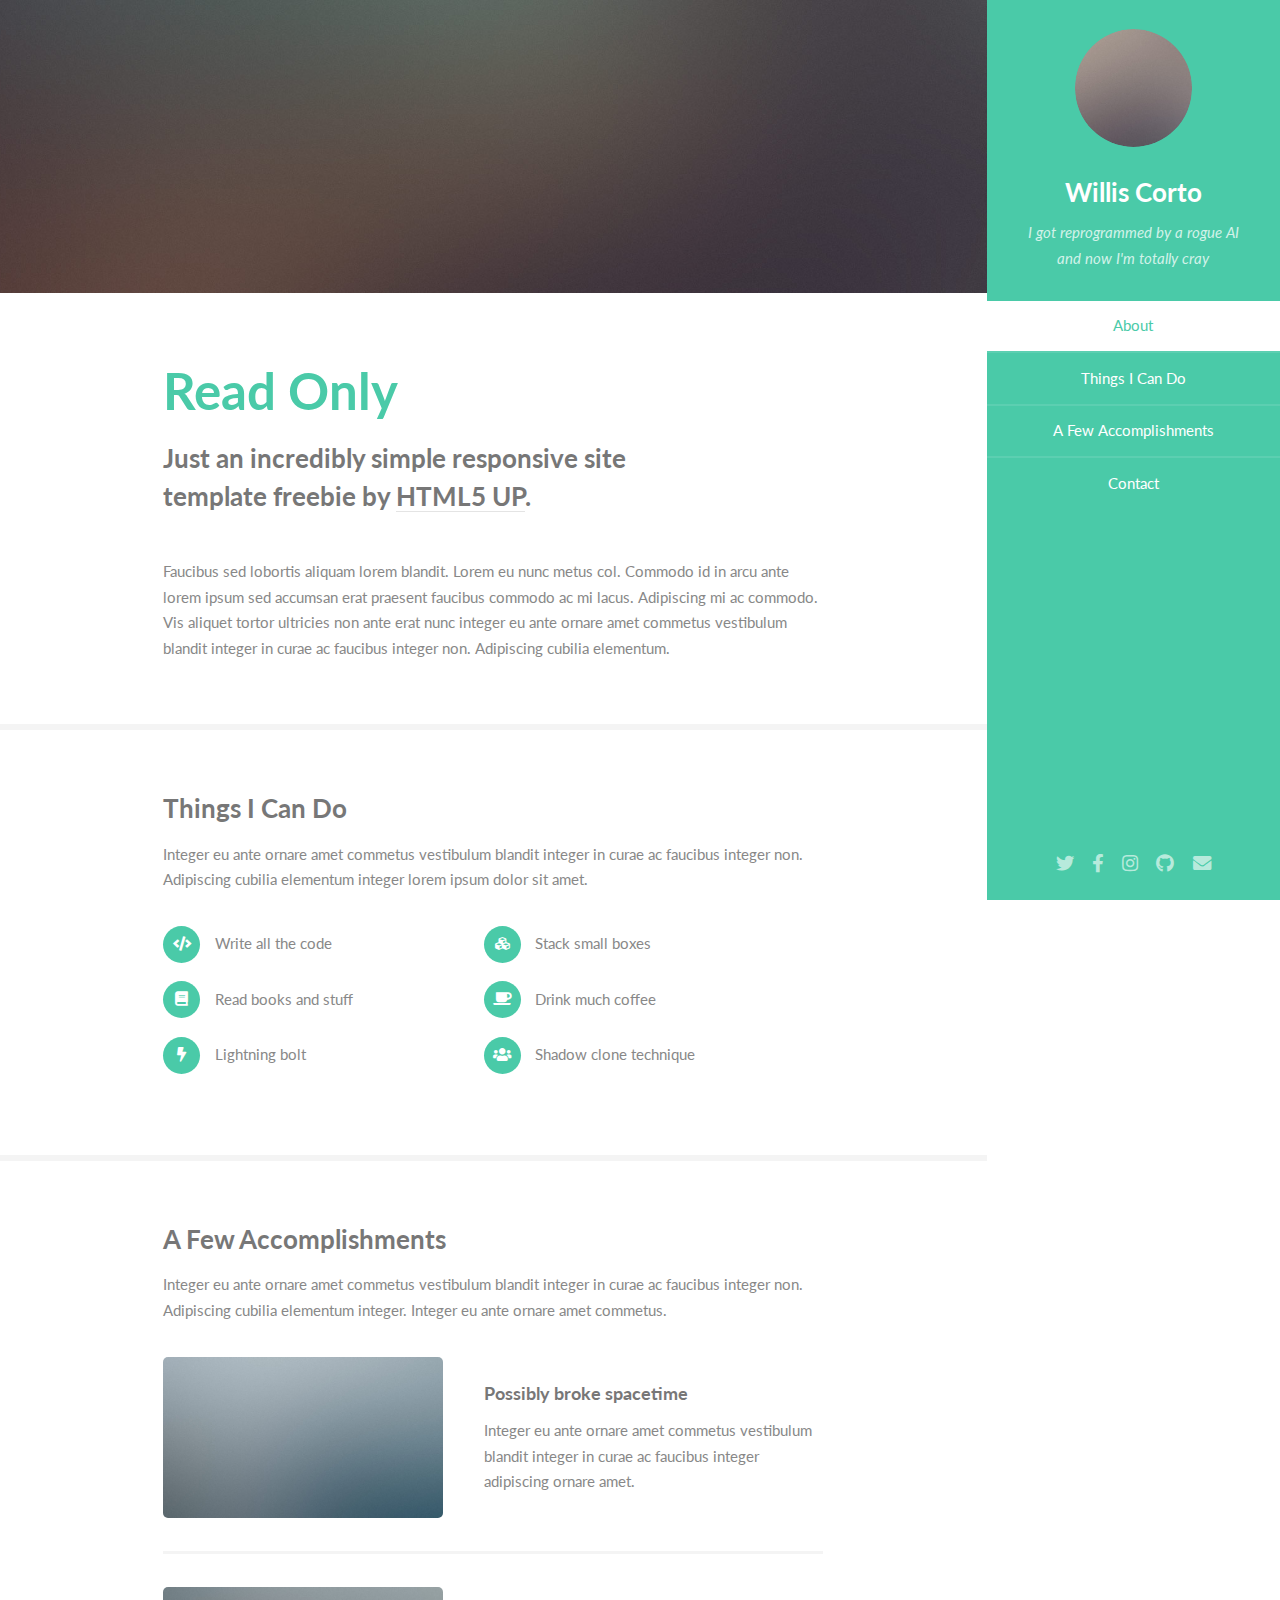
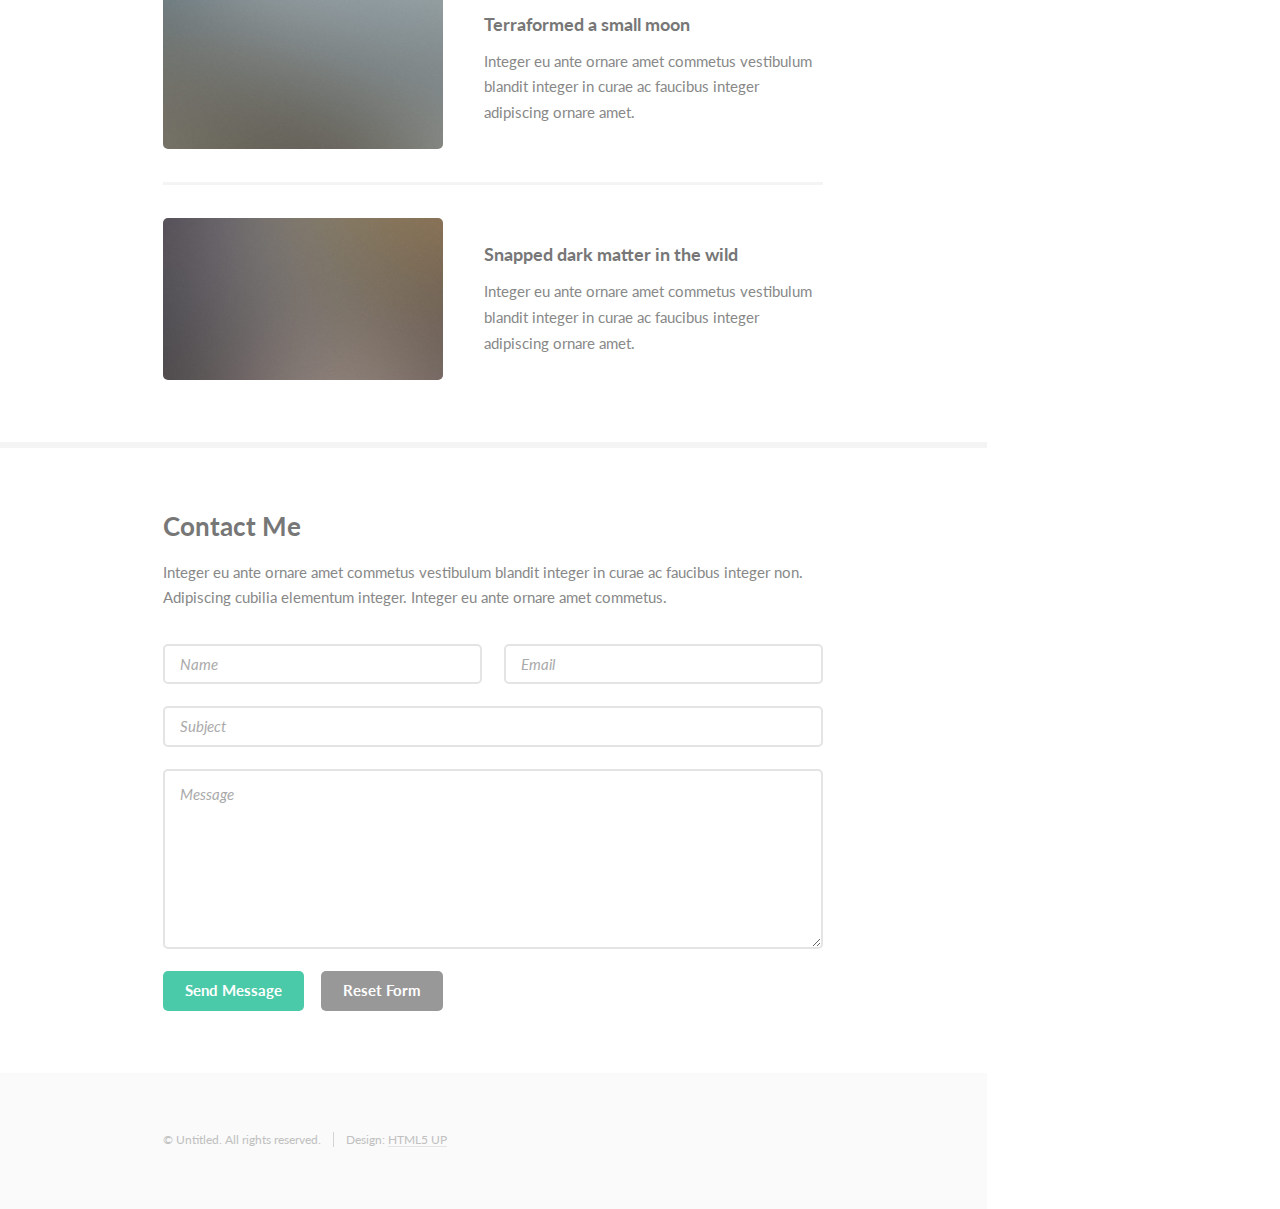
<file: index.html>
<!DOCTYPE HTML>
<!--
	Read Only by HTML5 UP
	html5up.net | @ajlkn
	Free for personal and commercial use under the CCA 3.0 license (html5up.net/license)
-->
<html>
	<head>
		<title>Read Only by HTML5 UP</title>
		<meta charset="utf-8" />
		<meta name="viewport" content="width=device-width, initial-scale=1, user-scalable=no" />
		<link rel="stylesheet" href="assets/css/main.css" />
	</head>
	<body class="is-preload">

		<!-- Header -->
			<section id="header">
				<header>
					<span class="image avatar"><img src="images/avatar.jpg" alt="" /></span>
					<h1 id="logo"><a href="#">Willis Corto</a></h1>
					<p>I got reprogrammed by a rogue AI<br />
					and now I'm totally cray</p>
				</header>
				<nav id="nav">
					<ul>
						<li><a href="#one" class="active">About</a></li>
						<li><a href="#two">Things I Can Do</a></li>
						<li><a href="#three">A Few Accomplishments</a></li>
						<li><a href="#four">Contact</a></li>
					</ul>
				</nav>
				<footer>
					<ul class="icons">
						<li><a href="#" class="icon brands fa-twitter"><span class="label">Twitter</span></a></li>
						<li><a href="#" class="icon brands fa-facebook-f"><span class="label">Facebook</span></a></li>
						<li><a href="#" class="icon brands fa-instagram"><span class="label">Instagram</span></a></li>
						<li><a href="#" class="icon brands fa-github"><span class="label">Github</span></a></li>
						<li><a href="#" class="icon solid fa-envelope"><span class="label">Email</span></a></li>
					</ul>
				</footer>
			</section>

		<!-- Wrapper -->
			<div id="wrapper">

				<!-- Main -->
					<div id="main">

						<!-- One -->
							<section id="one">
								<div class="image main" data-position="center">
									<img src="images/banner.jpg" alt="" />
								</div>
								<div class="container">
									<header class="major">
										<h2>Read Only</h2>
										<p>Just an incredibly simple responsive site<br />
										template freebie by <a href="http://html5up.net">HTML5 UP</a>.</p>
									</header>
									<p>Faucibus sed lobortis aliquam lorem blandit. Lorem eu nunc metus col. Commodo id in arcu ante lorem ipsum sed accumsan erat praesent faucibus commodo ac mi lacus. Adipiscing mi ac commodo. Vis aliquet tortor ultricies non ante erat nunc integer eu ante ornare amet commetus vestibulum blandit integer in curae ac faucibus integer non. Adipiscing cubilia elementum.</p>
								</div>
							</section>

						<!-- Two -->
							<section id="two">
								<div class="container">
									<h3>Things I Can Do</h3>
									<p>Integer eu ante ornare amet commetus vestibulum blandit integer in curae ac faucibus integer non. Adipiscing cubilia elementum integer lorem ipsum dolor sit amet.</p>
									<ul class="feature-icons">
										<li class="icon solid fa-code">Write all the code</li>
										<li class="icon solid fa-cubes">Stack small boxes</li>
										<li class="icon solid fa-book">Read books and stuff</li>
										<li class="icon solid fa-coffee">Drink much coffee</li>
										<li class="icon solid fa-bolt">Lightning bolt</li>
										<li class="icon solid fa-users">Shadow clone technique</li>
									</ul>
								</div>
							</section>

						<!-- Three -->
							<section id="three">
								<div class="container">
									<h3>A Few Accomplishments</h3>
									<p>Integer eu ante ornare amet commetus vestibulum blandit integer in curae ac faucibus integer non. Adipiscing cubilia elementum integer. Integer eu ante ornare amet commetus.</p>
									<div class="features">
										<article>
											<a href="#" class="image"><img src="images/pic01.jpg" alt="" /></a>
											<div class="inner">
												<h4>Possibly broke spacetime</h4>
												<p>Integer eu ante ornare amet commetus vestibulum blandit integer in curae ac faucibus integer adipiscing ornare amet.</p>
											</div>
										</article>
										<article>
											<a href="#" class="image"><img src="images/pic02.jpg" alt="" /></a>
											<div class="inner">
												<h4>Terraformed a small moon</h4>
												<p>Integer eu ante ornare amet commetus vestibulum blandit integer in curae ac faucibus integer adipiscing ornare amet.</p>
											</div>
										</article>
										<article>
											<a href="#" class="image"><img src="images/pic03.jpg" alt="" /></a>
											<div class="inner">
												<h4>Snapped dark matter in the wild</h4>
												<p>Integer eu ante ornare amet commetus vestibulum blandit integer in curae ac faucibus integer adipiscing ornare amet.</p>
											</div>
										</article>
									</div>
								</div>
							</section>

						<!-- Four -->
							<section id="four">
								<div class="container">
									<h3>Contact Me</h3>
									<p>Integer eu ante ornare amet commetus vestibulum blandit integer in curae ac faucibus integer non. Adipiscing cubilia elementum integer. Integer eu ante ornare amet commetus.</p>
									<form method="post" action="#">
										<div class="row gtr-uniform">
											<div class="col-6 col-12-xsmall"><input type="text" name="name" id="name" placeholder="Name" /></div>
											<div class="col-6 col-12-xsmall"><input type="email" name="email" id="email" placeholder="Email" /></div>
											<div class="col-12"><input type="text" name="subject" id="subject" placeholder="Subject" /></div>
											<div class="col-12"><textarea name="message" id="message" placeholder="Message" rows="6"></textarea></div>
											<div class="col-12">
												<ul class="actions">
													<li><input type="submit" class="primary" value="Send Message" /></li>
													<li><input type="reset" value="Reset Form" /></li>
												</ul>
											</div>
										</div>
									</form>
								</div>
							</section>

						<!-- Five -->
						<!--
							<section id="five">
								<div class="container">
									<h3>Elements</h3>

									<section>
										<h4>Text</h4>
										<p>This is <b>bold</b> and this is <strong>strong</strong>. This is <i>italic</i> and this is <em>emphasized</em>.
										This is <sup>superscript</sup> text and this is <sub>subscript</sub> text.
										This is <u>underlined</u> and this is code: <code>for (;;) { ... }</code>. Finally, <a href="#">this is a link</a>.</p>
										<hr />
										<header>
											<h4>Heading with a Subtitle</h4>
											<p>Lorem ipsum dolor sit amet nullam id egestas urna aliquam</p>
										</header>
										<p>Nunc lacinia ante nunc ac lobortis. Interdum adipiscing gravida odio porttitor sem non mi integer non faucibus ornare mi ut ante amet placerat aliquet. Volutpat eu sed ante lacinia sapien lorem accumsan varius montes viverra nibh in adipiscing blandit tempus accumsan.</p>
										<header>
											<h5>Heading with a Subtitle</h5>
											<p>Lorem ipsum dolor sit amet nullam id egestas urna aliquam</p>
										</header>
										<p>Nunc lacinia ante nunc ac lobortis. Interdum adipiscing gravida odio porttitor sem non mi integer non faucibus ornare mi ut ante amet placerat aliquet. Volutpat eu sed ante lacinia sapien lorem accumsan varius montes viverra nibh in adipiscing blandit tempus accumsan.</p>
										<hr />
										<h2>Heading Level 2</h2>
										<h3>Heading Level 3</h3>
										<h4>Heading Level 4</h4>
										<h5>Heading Level 5</h5>
										<h6>Heading Level 6</h6>
										<hr />
										<h5>Blockquote</h5>
										<blockquote>Fringilla nisl. Donec accumsan interdum nisi, quis tincidunt felis sagittis eget tempus euismod. Vestibulum ante ipsum primis in faucibus vestibulum. Blandit adipiscing eu felis iaculis volutpat ac adipiscing accumsan faucibus. Vestibulum ante ipsum primis in faucibus lorem ipsum dolor sit amet nullam adipiscing eu felis.</blockquote>
										<h5>Preformatted</h5>
										<pre><code>i = 0;

while (!deck.isInOrder()) {
    print 'Iteration ' + i;
    deck.shuffle();
    i++;
}

print 'It took ' + i + ' iterations to sort the deck.';</code></pre>
									</section>

									<section>
										<h4>Lists</h4>
										<div class="row">
											<div class="col-6 col-12-xsmall">
												<h5>Unordered</h5>
												<ul>
													<li>Dolor pulvinar etiam magna etiam.</li>
													<li>Sagittis adipiscing lorem eleifend.</li>
													<li>Felis enim feugiat dolore viverra.</li>
												</ul>
												<h5>Alternate</h5>
												<ul class="alt">
													<li>Dolor pulvinar etiam magna etiam.</li>
													<li>Sagittis adipiscing lorem eleifend.</li>
													<li>Felis enim feugiat dolore viverra.</li>
												</ul>
											</div>
											<div class="col-6 col-12-xsmall">
												<h5>Ordered</h5>
												<ol>
													<li>Dolor pulvinar etiam magna etiam.</li>
													<li>Etiam vel felis at lorem sed viverra.</li>
													<li>Felis enim feugiat dolore viverra.</li>
													<li>Dolor pulvinar etiam magna etiam.</li>
													<li>Etiam vel felis at lorem sed viverra.</li>
													<li>Felis enim feugiat dolore viverra.</li>
												</ol>
												<h5>Icons</h5>
												<ul class="icons">
													<li><a href="#" class="icon brands fa-twitter"><span class="label">Twitter</span></a></li>
													<li><a href="#" class="icon brands fa-facebook-f"><span class="label">Facebook</span></a></li>
													<li><a href="#" class="icon brands fa-instagram"><span class="label">Instagram</span></a></li>
													<li><a href="#" class="icon brands fa-github"><span class="label">Github</span></a></li>
													<li><a href="#" class="icon brands fa-dribbble"><span class="label">Dribbble</span></a></li>
													<li><a href="#" class="icon brands fa-tumblr"><span class="label">Tumblr</span></a></li>
												</ul>
											</div>
										</div>
										<h5>Actions</h5>
										<ul class="actions">
											<li><a href="#" class="button primary">Default</a></li>
											<li><a href="#" class="button">Default</a></li>
											<li><a href="#" class="button alt">Default</a></li>
										</ul>
										<ul class="actions small">
											<li><a href="#" class="button primary small">Small</a></li>
											<li><a href="#" class="button small">Small</a></li>
											<li><a href="#" class="button alt small">Small</a></li>
										</ul>
										<div class="row">
											<div class="col-3 col-6-medium col-12-xsmall">
												<ul class="actions stacked">
													<li><a href="#" class="button primary">Default</a></li>
													<li><a href="#" class="button">Default</a></li>
													<li><a href="#" class="button alt">Default</a></li>
												</ul>
											</div>
											<div class="col-3 col-6 col-12-xsmall">
												<ul class="actions stacked">
													<li><a href="#" class="button primary small">Small</a></li>
													<li><a href="#" class="button small">Small</a></li>
													<li><a href="#" class="button alt small">Small</a></li>
												</ul>
											</div>
											<div class="col-3 col-6-medium col-12-xsmall">
												<ul class="actions stacked">
													<li><a href="#" class="button primary fit">Default</a></li>
													<li><a href="#" class="button fit">Default</a></li>
													<li><a href="#" class="button alt fit">Default</a></li>
												</ul>
											</div>
											<div class="col-3 col-6-medium col-12-xsmall">
												<ul class="actions stacked">
													<li><a href="#" class="button primary small fit">Small</a></li>
													<li><a href="#" class="button small fit">Small</a></li>
													<li><a href="#" class="button alt small fit">Small</a></li>
												</ul>
											</div>
										</div>
									</section>

									<section>
										<h4>Table</h4>
										<h5>Default</h5>
										<div class="table-wrapper">
											<table>
												<thead>
													<tr>
														<th>Name</th>
														<th>Description</th>
														<th>Price</th>
													</tr>
												</thead>
												<tbody>
													<tr>
														<td>Item One</td>
														<td>Ante turpis integer aliquet porttitor.</td>
														<td>29.99</td>
													</tr>
													<tr>
														<td>Item Two</td>
														<td>Vis ac commodo adipiscing arcu aliquet.</td>
														<td>19.99</td>
													</tr>
													<tr>
														<td>Item Three</td>
														<td> Morbi faucibus arcu accumsan lorem.</td>
														<td>29.99</td>
													</tr>
													<tr>
														<td>Item Four</td>
														<td>Vitae integer tempus condimentum.</td>
														<td>19.99</td>
													</tr>
													<tr>
														<td>Item Five</td>
														<td>Ante turpis integer aliquet porttitor.</td>
														<td>29.99</td>
													</tr>
												</tbody>
												<tfoot>
													<tr>
														<td colspan="2"></td>
														<td>100.00</td>
													</tr>
												</tfoot>
											</table>
										</div>

										<h5>Alternate</h5>
										<div class="table-wrapper">
											<table class="alt">
												<thead>
													<tr>
														<th>Name</th>
														<th>Description</th>
														<th>Price</th>
													</tr>
												</thead>
												<tbody>
													<tr>
														<td>Item One</td>
														<td>Ante turpis integer aliquet porttitor.</td>
														<td>29.99</td>
													</tr>
													<tr>
														<td>Item Two</td>
														<td>Vis ac commodo adipiscing arcu aliquet.</td>
														<td>19.99</td>
													</tr>
													<tr>
														<td>Item Three</td>
														<td> Morbi faucibus arcu accumsan lorem.</td>
														<td>29.99</td>
													</tr>
													<tr>
														<td>Item Four</td>
														<td>Vitae integer tempus condimentum.</td>
														<td>19.99</td>
													</tr>
													<tr>
														<td>Item Five</td>
														<td>Ante turpis integer aliquet porttitor.</td>
														<td>29.99</td>
													</tr>
												</tbody>
												<tfoot>
													<tr>
														<td colspan="2"></td>
														<td>100.00</td>
													</tr>
												</tfoot>
											</table>
										</div>
									</section>

									<section>
										<h4>Buttons</h4>
										<ul class="actions">
											<li><a href="#" class="button primary">Primary</a></li>
											<li><a href="#" class="button">Default</a></li>
											<li><a href="#" class="button alt">Alternate</a></li>
										</ul>
										<ul class="actions">
											<li><a href="#" class="button primary large">Large</a></li>
											<li><a href="#" class="button">Default</a></li>
											<li><a href="#" class="button alt small">Small</a></li>
										</ul>
										<ul class="actions fit">
											<li><a href="#" class="button primary fit">Fit</a></li>
											<li><a href="#" class="button fit">Fit</a></li>
											<li><a href="#" class="button alt fit">Fit</a></li>
										</ul>
										<ul class="actions fit small">
											<li><a href="#" class="button primary fit small">Fit + Small</a></li>
											<li><a href="#" class="button fit small">Fit + Small</a></li>
											<li><a href="#" class="button alt fit small">Fit + Small</a></li>
										</ul>
										<ul class="actions">
											<li><a href="#" class="button primary icon solid fa-download">Icon</a></li>
											<li><a href="#" class="button icon solid fa-download">Icon</a></li>
											<li><a href="#" class="button alt icon solid fa-check">Icon</a></li>
										</ul>
										<ul class="actions">
											<li><span class="button primary disabled">Primary</span></li>
											<li><span class="button disabled">Default</span></li>
											<li><span class="button alt disabled">Alternate</span></li>
										</ul>
									</section>

									<section>
										<h4>Form</h4>
										<form method="post" action="#">
											<div class="row gtr-uniform">
												<div class="col-6 col-12-xsmall">
													<input type="text" name="demo-name" id="demo-name" value="" placeholder="Name" />
												</div>
												<div class="col-6 col-12-xsmall">
													<input type="email" name="demo-email" id="demo-email" value="" placeholder="Email" />
												</div>
												<div class="col-12">
													<select name="demo-category" id="demo-category">
														<option value="">- Category -</option>
														<option value="1">Manufacturing</option>
														<option value="1">Shipping</option>
														<option value="1">Administration</option>
														<option value="1">Human Resources</option>
													</select>
												</div>
												<div class="col-4 col-12-medium">
													<input type="radio" id="demo-priority-low" name="demo-priority" checked>
													<label for="demo-priority-low">Low Priority</label>
												</div>
												<div class="col-4 col-12-medium">
													<input type="radio" id="demo-priority-normal" name="demo-priority">
													<label for="demo-priority-normal">Normal Priority</label>
												</div>
												<div class="col-4 col-12-medium">
													<input type="radio" id="demo-priority-high" name="demo-priority">
													<label for="demo-priority-high">High Priority</label>
												</div>
												<div class="col-6 col-12-medium">
													<input type="checkbox" id="demo-copy" name="demo-copy">
													<label for="demo-copy">Email me a copy of this message</label>
												</div>
												<div class="col-6 col-12-medium">
													<input type="checkbox" id="demo-human" name="demo-human" checked>
													<label for="demo-human">I am a human and not a robot</label>
												</div>
												<div class="col-12">
													<textarea name="demo-message" id="demo-message" placeholder="Enter your message" rows="6"></textarea>
												</div>
												<div class="col-12">
													<ul class="actions">
														<li><input type="submit" value="Send Message" /></li>
														<li><input type="reset" value="Reset" class="alt" /></li>
													</ul>
												</div>
											</div>
										</form>
									</section>

									<section>
										<h4>Image</h4>
										<h5>Fit</h5>
										<span class="image fit"><img src="images/banner.jpg" alt="" /></span>
										<div class="box alt">
											<div class="row gtr-50 gtr-uniform">
												<div class="col-4"><span class="image fit"><img src="images/pic01.jpg" alt="" /></span></div>
												<div class="col-4"><span class="image fit"><img src="images/pic02.jpg" alt="" /></span></div>
												<div class="col-4"><span class="image fit"><img src="images/pic03.jpg" alt="" /></span></div>
												<div class="col-4"><span class="image fit"><img src="images/pic02.jpg" alt="" /></span></div>
												<div class="col-4"><span class="image fit"><img src="images/pic03.jpg" alt="" /></span></div>
												<div class="col-4"><span class="image fit"><img src="images/pic01.jpg" alt="" /></span></div>
												<div class="col-4"><span class="image fit"><img src="images/pic03.jpg" alt="" /></span></div>
												<div class="col-4"><span class="image fit"><img src="images/pic01.jpg" alt="" /></span></div>
												<div class="col-4"><span class="image fit"><img src="images/pic02.jpg" alt="" /></span></div>
											</div>
										</div>
										<h5>Left &amp; Right</h5>
										<p><span class="image left"><img src="images/avatar.jpg" alt="" /></span>Fringilla nisl. Donec accumsan interdum nisi, quis tincidunt felis sagittis eget. tempus euismod. Vestibulum ante ipsum primis in faucibus vestibulum. Blandit adipiscing eu felis iaculis volutpat ac adipiscing accumsan eu faucibus. Integer ac pellentesque praesent tincidunt felis sagittis eget. tempus euismod. Vestibulum ante ipsum primis in faucibus vestibulum. Blandit adipiscing eu felis iaculis volutpat ac adipiscing accumsan eu faucibus. Integer ac pellentesque praesent. Donec accumsan interdum nisi, quis tincidunt felis sagittis eget. tempus euismod. Vestibulum ante ipsum primis in faucibus vestibulum. Blandit adipiscing eu felis iaculis volutpat ac adipiscing accumsan eu faucibus. Integer ac pellentesque praesent tincidunt felis sagittis eget. tempus euismod. Vestibulum ante ipsum primis in faucibus vestibulum. Blandit adipiscing eu felis iaculis volutpat ac adipiscing accumsan eu faucibus. Integer ac pellentesque praesent.</p>
										<p><span class="image right"><img src="images/avatar.jpg" alt="" /></span>Fringilla nisl. Donec accumsan interdum nisi, quis tincidunt felis sagittis eget. tempus euismod. Vestibulum ante ipsum primis in faucibus vestibulum. Blandit adipiscing eu felis iaculis volutpat ac adipiscing accumsan eu faucibus. Integer ac pellentesque praesent tincidunt felis sagittis eget. tempus euismod. Vestibulum ante ipsum primis in faucibus vestibulum. Blandit adipiscing eu felis iaculis volutpat ac adipiscing accumsan eu faucibus. Integer ac pellentesque praesent. Donec accumsan interdum nisi, quis tincidunt felis sagittis eget. tempus euismod. Vestibulum ante ipsum primis in faucibus vestibulum. Blandit adipiscing eu felis iaculis volutpat ac adipiscing accumsan eu faucibus. Integer ac pellentesque praesent tincidunt felis sagittis eget. tempus euismod. Vestibulum ante ipsum primis in faucibus vestibulum. Blandit adipiscing eu felis iaculis volutpat ac adipiscing accumsan eu faucibus. Integer ac pellentesque praesent.</p>
									</section>

								</div>
							</section>
						-->

					</div>

				<!-- Footer -->
					<section id="footer">
						<div class="container">
							<ul class="copyright">
								<li>&copy; Untitled. All rights reserved.</li><li>Design: <a href="http://html5up.net">HTML5 UP</a></li>
							</ul>
						</div>
					</section>

			</div>

		<!-- Scripts -->
			<script src="assets/js/jquery.min.js"></script>
			<script src="assets/js/jquery.scrollex.min.js"></script>
			<script src="assets/js/jquery.scrolly.min.js"></script>
			<script src="assets/js/browser.min.js"></script>
			<script src="assets/js/breakpoints.min.js"></script>
			<script src="assets/js/util.js"></script>
			<script src="assets/js/main.js"></script>

	</body>
</html>
</file>
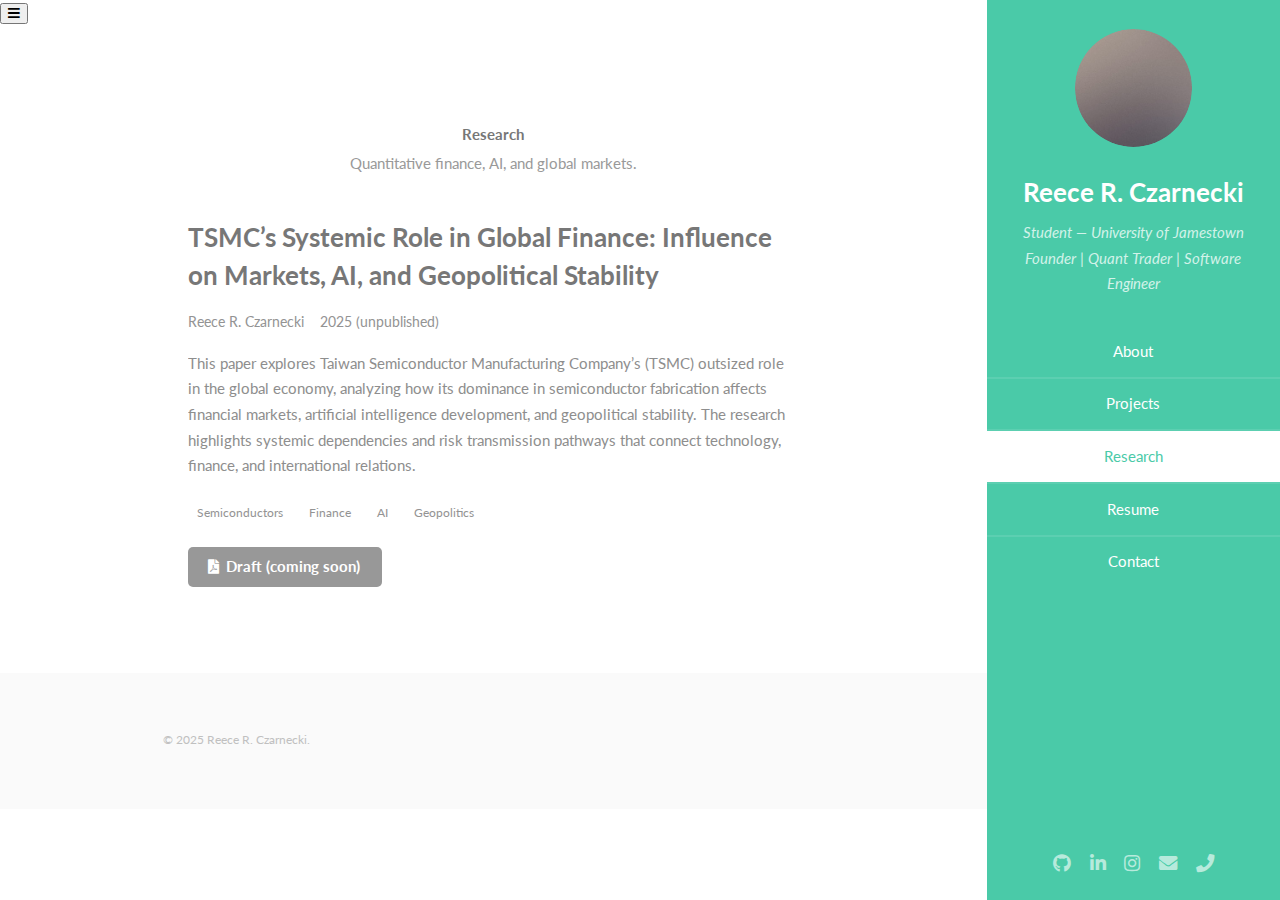
<file: Research/index.html>
﻿<!DOCTYPE HTML>
<html lang="en">
  <head>
    <meta charset="utf-8" />
    <title>Research | Reece R. Czarnecki</title>
    <meta name="viewport" content="width=device-width, initial-scale=1, user-scalable=no" />
    <meta name="description" content="Research by Reece R. Czarnecki — quantitative finance, machine learning, optimization, and systems." />
    <link rel="stylesheet" href="../assets/css/main.css" />
    <noscript><link rel="stylesheet" href="../assets/css/noscript.css" /></noscript>
    <link rel="icon" type="image/png" href="../images/ReeceCzarnecki.com_ICON.png">

    <style>
      /* ---------- Page helpers ---------- */
      .page-hero { padding: 2.75rem 0 1rem; text-align:center; }
      .page-hero h1 { margin: 0 0 .5rem; }
      .page-hero p.sub { opacity:.85; max-width: 60rem; margin: .25rem auto 0; }

      .paper { background: rgba(255,255,255,.03); border-radius: 12px; border:1px solid rgba(255,255,255,.08); padding: 1.5rem; margin-bottom: 2rem; }
      .paper__meta { display:flex; flex-wrap:wrap; gap:1rem; opacity:.9; font-size:.9rem; margin:.5rem 0 1rem; }
      .abstract { opacity:.95; margin-bottom:1rem; }
      .badges { display:flex; gap:.5rem; flex-wrap:wrap; margin-bottom:1rem; }
      .badge { font-size:.75rem; padding:.25rem .5rem; border:1px solid rgba(255,255,255,.18); border-radius:6px; opacity:.9; }
      .actions { display:flex; gap:.5rem; flex-wrap:wrap; }

      /* ---------- Mobile/Tablet nav (same as index/projects) ---------- */
      @media (max-width: 980px) {
        /* Top scrolling bar (black) with hamburger on right */
        #topbar {
          position: sticky;
          top: 0;
          z-index: 10000;
          display: flex;
          align-items: center;
          justify-content: flex-end;
          padding: .55rem .75rem;
          background: #000;
        }
        #menuButton {
          display: inline-flex; align-items: center; justify-content: center;
          width: 44px; height: 44px;
          border: 0; background: transparent; color: #fff; border-radius: 0; cursor: pointer;
        }
        #menuButton .icon { font-size: 1.2rem; }

        /* Right drawer (overlays content) */
        #header {
          position: fixed; right: 0; top: 0;
          height: 100dvh; width: 260px;
          transform: translateX(100%);
          transition: transform .25s ease;
          z-index: 10003;
          overflow-y: auto; -webkit-overflow-scrolling: touch;
          background: #1a1a1a;
        }
        #header.visible { transform: translateX(0); }

        /* Overlay */
        #sidebarOverlay {
          position: fixed; inset: 0;
          background: rgba(0,0,0,.5);
          opacity: 0; pointer-events: none;
          transition: opacity .2s ease;
          z-index: 10002;
        }
        #sidebarOverlay.show { opacity: 1; pointer-events: auto; }
        body.menu-open { overflow: hidden; touch-action: none; }

        /* Drawer internal bar with its own hamburger */
        .drawer-bar {
          position: sticky; top: 0;
          display: flex; justify-content: flex-end; align-items: center;
          padding: .55rem .65rem;
          background: #000; z-index: 1;
        }
        .drawer-button {
          display: inline-flex; align-items: center; justify-content: center;
          width: 44px; height: 44px; border: 0; background: transparent; color: #fff; border-radius: 0; cursor: pointer;
        }
        .drawer-button .icon { font-size: 1.2rem; }

        /* Tighten first section spacing so there’s no “gap” under topbar */
        #main > section:first-child .container { padding-top: 1.5rem !important; }
      }

      /* Scale section padding on small screens (match index/projects feel) */
      @media (max-width: 1024px) {
        #main > section > .container { padding: 3em 0 2em 0 !important; }
        #wrapper { padding: 0 !important; }
      }

      /* Hide the big name in drawer on small screens (optional; matches index) */
      @media (max-width: 980px) {
        #header > header h1 { display: none !important; }
      }
    </style>
  </head>
  <body class="is-preload">

    <!-- Top black bar (mobile/tablet) -->
    <div id="topbar" role="banner" aria-label="Site header">
      <button id="menuButton" aria-label="Open menu" aria-controls="header" aria-expanded="false">
        <span class="icon solid fa-bars" aria-hidden="true"></span>
      </button>
    </div>

    <!-- Overlay -->
    <div id="sidebarOverlay" hidden></div>

    <!-- Drawer / Header -->
    <section id="header" aria-label="Navigation drawer">
      <div class="drawer-bar" hidden>
        <button id="drawerHamburger" class="drawer-button" aria-label="Close menu">
          <span class="icon solid fa-bars" aria-hidden="true"></span>
        </button>
      </div>

      <header>
        <span class="image avatar"><img src="../images/avatar.jpg" alt="Reece R. Czarnecki" loading="lazy" decoding="async" /></span>
        <h1 id="logo"><a href="/">Reece&nbsp;R.&nbsp;Czarnecki</a></h1>
        <p>
          Student — University of Jamestown<br />
          Founder&nbsp;| Quant Trader&nbsp;| Software Engineer
        </p>
      </header>
      <nav id="nav">
        <ul>
          <li><a href="/#one">About</a></li>
          <li><a href="/Projects/">Projects</a></li>
          <li><a href="/Research/" class="active">Research</a></li>
          <li><a href="/#resume">Resume</a></li>
          <li><a href="/#contact">Contact</a></li>
        </ul>
      </nav>
      <footer>
        <ul class="icons">
          <li><a href="https://github.com/ReeceCz" class="icon brands fa-github"><span class="label">GitHub</span></a></li>
          <li><a href="https://www.linkedin.com/in/reece-czarnecki" class="icon brands fa-linkedin-in"><span class="label">LinkedIn</span></a></li>
          <li><a href="https://www.instagram.com/reececzarnecki/" class="icon brands fa-instagram"><span class="label">Instagram</span></a></li>
          <li><a href="mailto:Reece@reececzarnecki.com" class="icon solid fa-envelope"><span class="label">Email</span></a></li>
          <li><a href="tel:+14145176297" class="icon solid fa-phone"><span class="label">Phone</span></a></li>
        </ul>
      </footer>
    </section>

    <div id="wrapper">
      <div id="main">
        <section>
          <div class="container">
            <div class="page-hero">
              <h1>Research</h1>
              <p class="sub">Quantitative finance, AI, and global markets.</p>
            </div>

            <!-- Single Paper -->
            <article class="paper">
              <h3>TSMC’s Systemic Role in Global Finance: Influence on Markets, AI, and Geopolitical Stability</h3>
              <div class="paper__meta">
                <span>Reece R. Czarnecki</span>
                <span>2025 (unpublished)</span>
              </div>
              <p class="abstract">
                This paper explores Taiwan Semiconductor Manufacturing Company’s (TSMC) outsized role in the global economy, analyzing how its dominance in semiconductor fabrication affects financial markets, artificial intelligence development, and geopolitical stability. The research highlights systemic dependencies and risk transmission pathways that connect technology, finance, and international relations.
              </p>
              <div class="badges">
                <span class="badge">Semiconductors</span>
                <span class="badge">Finance</span>
                <span class="badge">AI</span>
                <span class="badge">Geopolitics</span>
              </div>
              <div class="actions">
                <a href="#" class="button icon solid fa-file-pdf" target="_blank" rel="noopener">Draft (coming soon)</a>
              </div>
            </article>

          </div>
        </section>
      </div>

      <section id="footer">
        <div class="container">
          <ul class="copyright">
            <li>&copy; 2025 Reece R. Czarnecki.</li>
          </ul>
        </div>
      </section>
    </div>

    <!-- Scripts (relative so mobile nav works on this subpage) -->
    <script src="../assets/js/jquery.min.js"></script>
    <script src="../assets/js/jquery.scrollex.min.js"></script>
    <script src="../assets/js/jquery.scrolly.min.js"></script>
    <script src="../assets/js/browser.min.js"></script>
    <script src="../assets/js/breakpoints.min.js"></script>
    <script src="../assets/js/util.js"></script>
    <script src="../assets/js/main.js"></script>

    <!-- Drawer toggle (same behavior as index/projects) -->
    <script>
      (function () {
        var btn = document.getElementById('menuButton');
        var hdr = document.getElementById('header');
        var overlay = document.getElementById('sidebarOverlay');
        var drawerBtn = document.getElementById('drawerHamburger');
        if (!btn || !hdr || !overlay || !drawerBtn) return;

        function isOpen(){ return hdr.classList.contains('visible'); }
        function openMenu(){
          hdr.classList.add('visible');
          overlay.hidden = false;
          overlay.classList.add('show');
          document.body.classList.add('menu-open');
          btn.setAttribute('aria-expanded','true');
        }
        function closeMenu(){
          hdr.classList.remove('visible');
          overlay.classList.remove('show');
          document.body.classList.remove('menu-open');
          btn.setAttribute('aria-expanded','false');
          setTimeout(function(){ overlay.hidden = true; }, 200);
        }
        function toggleMenu(e){ if (e) e.preventDefault(); isOpen() ? closeMenu() : openMenu(); }

        btn.addEventListener('click', toggleMenu);
        drawerBtn.addEventListener('click', toggleMenu);
        overlay.addEventListener('click', closeMenu);
        hdr.querySelectorAll('a').forEach(function(a){ a.addEventListener('click', closeMenu); });
        document.addEventListener('keydown', function(e){ if (e.key === 'Escape' && isOpen()) closeMenu(); });
      })();
    </script>
  </body>
</html>
</file>
<file: assets/css/main.css>
@import url("fontawesome-all.min.css");
@import url("https://fonts.googleapis.com/css?family=Lato:400,400italic,700,700italic|Source+Code+Pro:400");

/*
	Read Only by HTML5 UP
	html5up.net | @ajlkn
	Free for personal and commercial use under the CCA 3.0 license (html5up.net/license)
*/

html, body, div, span, applet, object,
iframe, h1, h2, h3, h4, h5, h6, p, blockquote,
pre, a, abbr, acronym, address, big, cite,
code, del, dfn, em, img, ins, kbd, q, s, samp,
small, strike, strong, sub, sup, tt, var, b,
u, i, center, dl, dt, dd, ol, ul, li, fieldset,
form, label, legend, table, caption, tbody,
tfoot, thead, tr, th, td, article, aside,
canvas, details, embed, figure, figcaption,
footer, header, hgroup, menu, nav, output, ruby,
section, summary, time, mark, audio, video {
	margin: 0;
	padding: 0;
	border: 0;
	font-size: 100%;
	font: inherit;
	vertical-align: baseline;}

article, aside, details, figcaption, figure,
footer, header, hgroup, menu, nav, section {
	display: block;}

body {
	line-height: 1;
}

ol, ul {
	list-style: none;
}

blockquote, q {
	quotes: none;
}

	blockquote:before, blockquote:after, q:before, q:after {
		content: '';
		content: none;
	}

table {
	border-collapse: collapse;
	border-spacing: 0;
}

body {
	-webkit-text-size-adjust: none;
}

mark {
	background-color: transparent;
	color: inherit;
}

input::-moz-focus-inner {
	border: 0;
	padding: 0;
}

input, select, textarea {
	-moz-appearance: none;
	-webkit-appearance: none;
	-ms-appearance: none;
	appearance: none;
}

/* Basic */

	html {
		box-sizing: border-box;
	}

	*, *:before, *:after {
		box-sizing: inherit;
	}

	body {
		background: #fff;
	}

		body.is-preload *, body.is-preload *:before, body.is-preload *:after {
			-moz-animation: none !important;
			-webkit-animation: none !important;
			-ms-animation: none !important;
			animation: none !important;
			-moz-transition: none !important;
			-webkit-transition: none !important;
			-ms-transition: none !important;
			transition: none !important;
		}

	body, input, select, textarea {
		color: #888;
		font-family: "Lato", sans-serif;
		font-size: 16pt;
		font-weight: 400;
		line-height: 1.75em;
	}

	a {
		-moz-transition: color 0.2s ease-in-out, border-color 0.2s ease-in-out;
		-webkit-transition: color 0.2s ease-in-out, border-color 0.2s ease-in-out;
		-ms-transition: color 0.2s ease-in-out, border-color 0.2s ease-in-out;
		transition: color 0.2s ease-in-out, border-color 0.2s ease-in-out;
		border-bottom: solid 1px #e4e4e4;
		color: inherit;
		text-decoration: none;
	}

		a:hover {
			border-bottom-color: transparent;
			color: #4acaa8 !important;
		}

	strong, b {
		color: #777;
		font-weight: 700;
	}

	em, i {
		font-style: italic;
	}

	p {
		margin: 0 0 2.25em 0;
	}

	h1, h2, h3, h4, h5, h6 {
		color: #777;
		font-weight: 700;
		line-height: 1em;
		margin: 0 0 0.5625em 0;
	}

		h1 a, h2 a, h3 a, h4 a, h5 a, h6 a {
			border: 0;
			color: inherit;
			text-decoration: none;
		}

	h2 {
		font-size: 2em;
		line-height: 1.5em;
	}

	h3 {
		font-size: 1.75em;
		line-height: 1.5em;
	}

	h4 {
		font-size: 1.25em;
		line-height: 1.5em;
	}

	h5 {
		font-size: 0.9em;
		line-height: 1.5em;
	}

	h6 {
		font-size: 0.7em;
		line-height: 1.5em;
	}

	sub {
		font-size: 0.8em;
		position: relative;
		top: 0.5em;
	}

	sup {
		font-size: 0.8em;
		position: relative;
		top: -0.5em;
	}

	hr {
		border: 0;
		border-bottom: solid 2px #f4f4f4;
		margin: 2.25em 0;
	}

		hr.major {
			margin: 3.375em 0;
		}

	blockquote {
		border-left: solid 8px #e4e4e4;
		font-style: italic;
		margin: 0 0 2.25em 0;
		padding: 0.5em 0 0.5em 2em;
	}

	code {
		background: #555;
		border-radius: 5px;
		color: #fff;
		font-family: "Source Code Pro", monospace;
		font-size: 0.9em;
		margin: 0 0.25em;
		padding: 0.25em 0.65em;
	}

	pre {
		font-family: "Source Code Pro", monospace;
		font-size: 0.9em;
		margin: 0 0 2.25em 0;
	}

		pre code {
			-webkit-overflow-scrolling: touch;
			display: block;
			line-height: 1.5em;
			overflow-x: auto;
			padding: 1em 1.5em;
		}

	.align-left {
		text-align: left;
	}

	.align-center {
		text-align: center;
	}

	.align-right {
		text-align: right;
	}

/* Row */

	.row {
		display: flex;
		flex-wrap: wrap;
		box-sizing: border-box;
		align-items: stretch;
	}

		.row > * {
			box-sizing: border-box;
		}

		.row.gtr-uniform > * > :last-child {
			margin-bottom: 0;
		}

		.row.aln-left {
			justify-content: flex-start;
		}

		.row.aln-center {
			justify-content: center;
		}

		.row.aln-right {
			justify-content: flex-end;
		}

		.row.aln-top {
			align-items: flex-start;
		}

		.row.aln-middle {
			align-items: center;
		}

		.row.aln-bottom {
			align-items: flex-end;
		}

		.row > .imp {
			order: -1;
		}

		.row > .col-1 {
			width: 8.33333%;
		}

		.row > .off-1 {
			margin-left: 8.33333%;
		}

		.row > .col-2 {
			width: 16.66667%;
		}

		.row > .off-2 {
			margin-left: 16.66667%;
		}

		.row > .col-3 {
			width: 25%;
		}

		.row > .off-3 {
			margin-left: 25%;
		}

		.row > .col-4 {
			width: 33.33333%;
		}

		.row > .off-4 {
			margin-left: 33.33333%;
		}

		.row > .col-5 {
			width: 41.66667%;
		}

		.row > .off-5 {
			margin-left: 41.66667%;
		}

		.row > .col-6 {
			width: 50%;
		}

		.row > .off-6 {
			margin-left: 50%;
		}

		.row > .col-7 {
			width: 58.33333%;
		}

		.row > .off-7 {
			margin-left: 58.33333%;
		}

		.row > .col-8 {
			width: 66.66667%;
		}

		.row > .off-8 {
			margin-left: 66.66667%;
		}

		.row > .col-9 {
			width: 75%;
		}

		.row > .off-9 {
			margin-left: 75%;
		}

		.row > .col-10 {
			width: 83.33333%;
		}

		.row > .off-10 {
			margin-left: 83.33333%;
		}

		.row > .col-11 {
			width: 91.66667%;
		}

		.row > .off-11 {
			margin-left: 91.66667%;
		}

		.row > .col-12 {
			width: 100%;
		}

		.row > .off-12 {
			margin-left: 100%;
		}

		.row.gtr-0 {
			margin-top: 0;
			margin-left: 0em;
		}

			.row.gtr-0 > * {
				padding: 0 0 0 0em;
			}

			.row.gtr-0.gtr-uniform {
				margin-top: 0em;
			}

				.row.gtr-0.gtr-uniform > * {
					padding-top: 0em;
				}

		.row.gtr-25 {
			margin-top: 0;
			margin-left: -0.5em;
		}

			.row.gtr-25 > * {
				padding: 0 0 0 0.5em;
			}

			.row.gtr-25.gtr-uniform {
				margin-top: -0.5em;
			}

				.row.gtr-25.gtr-uniform > * {
					padding-top: 0.5em;
				}

		.row.gtr-50 {
			margin-top: 0;
			margin-left: -1em;
		}

			.row.gtr-50 > * {
				padding: 0 0 0 1em;
			}

			.row.gtr-50.gtr-uniform {
				margin-top: -1em;
			}

				.row.gtr-50.gtr-uniform > * {
					padding-top: 1em;
				}

		.row {
			margin-top: 0;
			margin-left: -2em;
		}

			.row > * {
				padding: 0 0 0 2em;
			}

			.row.gtr-uniform {
				margin-top: -2em;
			}

				.row.gtr-uniform > * {
					padding-top: 2em;
				}

		.row.gtr-150 {
			margin-top: 0;
			margin-left: -3em;
		}

			.row.gtr-150 > * {
				padding: 0 0 0 3em;
			}

			.row.gtr-150.gtr-uniform {
				margin-top: -3em;
			}

				.row.gtr-150.gtr-uniform > * {
					padding-top: 3em;
				}

		.row.gtr-200 {
			margin-top: 0;
			margin-left: -4em;
		}

			.row.gtr-200 > * {
				padding: 0 0 0 4em;
			}

			.row.gtr-200.gtr-uniform {
				margin-top: -4em;
			}

				.row.gtr-200.gtr-uniform > * {
					padding-top: 4em;
				}

		@media screen and (max-width: 1680px) {

			.row {
				display: flex;
				flex-wrap: wrap;
				box-sizing: border-box;
				align-items: stretch;
			}

				.row > * {
					box-sizing: border-box;
				}

				.row.gtr-uniform > * > :last-child {
					margin-bottom: 0;
				}

				.row.aln-left {
					justify-content: flex-start;
				}

				.row.aln-center {
					justify-content: center;
				}

				.row.aln-right {
					justify-content: flex-end;
				}

				.row.aln-top {
					align-items: flex-start;
				}

				.row.aln-middle {
					align-items: center;
				}

				.row.aln-bottom {
					align-items: flex-end;
				}

				.row > .imp-xlarge {
					order: -1;
				}

				.row > .col-1-xlarge {
					width: 8.33333%;
				}

				.row > .off-1-xlarge {
					margin-left: 8.33333%;
				}

				.row > .col-2-xlarge {
					width: 16.66667%;
				}

				.row > .off-2-xlarge {
					margin-left: 16.66667%;
				}

				.row > .col-3-xlarge {
					width: 25%;
				}

				.row > .off-3-xlarge {
					margin-left: 25%;
				}

				.row > .col-4-xlarge {
					width: 33.33333%;
				}

				.row > .off-4-xlarge {
					margin-left: 33.33333%;
				}

				.row > .col-5-xlarge {
					width: 41.66667%;
				}

				.row > .off-5-xlarge {
					margin-left: 41.66667%;
				}

				.row > .col-6-xlarge {
					width: 50%;
				}

				.row > .off-6-xlarge {
					margin-left: 50%;
				}

				.row > .col-7-xlarge {
					width: 58.33333%;
				}

				.row > .off-7-xlarge {
					margin-left: 58.33333%;
				}

				.row > .col-8-xlarge {
					width: 66.66667%;
				}

				.row > .off-8-xlarge {
					margin-left: 66.66667%;
				}

				.row > .col-9-xlarge {
					width: 75%;
				}

				.row > .off-9-xlarge {
					margin-left: 75%;
				}

				.row > .col-10-xlarge {
					width: 83.33333%;
				}

				.row > .off-10-xlarge {
					margin-left: 83.33333%;
				}

				.row > .col-11-xlarge {
					width: 91.66667%;
				}

				.row > .off-11-xlarge {
					margin-left: 91.66667%;
				}

				.row > .col-12-xlarge {
					width: 100%;
				}

				.row > .off-12-xlarge {
					margin-left: 100%;
				}

				.row.gtr-0 {
					margin-top: 0;
					margin-left: 0em;
				}

					.row.gtr-0 > * {
						padding: 0 0 0 0em;
					}

					.row.gtr-0.gtr-uniform {
						margin-top: 0em;
					}

						.row.gtr-0.gtr-uniform > * {
							padding-top: 0em;
						}

				.row.gtr-25 {
					margin-top: 0;
					margin-left: -0.5em;
				}

					.row.gtr-25 > * {
						padding: 0 0 0 0.5em;
					}

					.row.gtr-25.gtr-uniform {
						margin-top: -0.5em;
					}

						.row.gtr-25.gtr-uniform > * {
							padding-top: 0.5em;
						}

				.row.gtr-50 {
					margin-top: 0;
					margin-left: -1em;
				}

					.row.gtr-50 > * {
						padding: 0 0 0 1em;
					}

					.row.gtr-50.gtr-uniform {
						margin-top: -1em;
					}

						.row.gtr-50.gtr-uniform > * {
							padding-top: 1em;
						}

				.row {
					margin-top: 0;
					margin-left: -2em;
				}

					.row > * {
						padding: 0 0 0 2em;
					}

					.row.gtr-uniform {
						margin-top: -2em;
					}

						.row.gtr-uniform > * {
							padding-top: 2em;
						}

				.row.gtr-150 {
					margin-top: 0;
					margin-left: -3em;
				}

					.row.gtr-150 > * {
						padding: 0 0 0 3em;
					}

					.row.gtr-150.gtr-uniform {
						margin-top: -3em;
					}

						.row.gtr-150.gtr-uniform > * {
							padding-top: 3em;
						}

				.row.gtr-200 {
					margin-top: 0;
					margin-left: -4em;
				}

					.row.gtr-200 > * {
						padding: 0 0 0 4em;
					}

					.row.gtr-200.gtr-uniform {
						margin-top: -4em;
					}

						.row.gtr-200.gtr-uniform > * {
							padding-top: 4em;
						}

		}

		@media screen and (max-width: 1280px) {

			.row {
				display: flex;
				flex-wrap: wrap;
				box-sizing: border-box;
				align-items: stretch;
			}

				.row > * {
					box-sizing: border-box;
				}

				.row.gtr-uniform > * > :last-child {
					margin-bottom: 0;
				}

				.row.aln-left {
					justify-content: flex-start;
				}

				.row.aln-center {
					justify-content: center;
				}

				.row.aln-right {
					justify-content: flex-end;
				}

				.row.aln-top {
					align-items: flex-start;
				}

				.row.aln-middle {
					align-items: center;
				}

				.row.aln-bottom {
					align-items: flex-end;
				}

				.row > .imp-large {
					order: -1;
				}

				.row > .col-1-large {
					width: 8.33333%;
				}

				.row > .off-1-large {
					margin-left: 8.33333%;
				}

				.row > .col-2-large {
					width: 16.66667%;
				}

				.row > .off-2-large {
					margin-left: 16.66667%;
				}

				.row > .col-3-large {
					width: 25%;
				}

				.row > .off-3-large {
					margin-left: 25%;
				}

				.row > .col-4-large {
					width: 33.33333%;
				}

				.row > .off-4-large {
					margin-left: 33.33333%;
				}

				.row > .col-5-large {
					width: 41.66667%;
				}

				.row > .off-5-large {
					margin-left: 41.66667%;
				}

				.row > .col-6-large {
					width: 50%;
				}

				.row > .off-6-large {
					margin-left: 50%;
				}

				.row > .col-7-large {
					width: 58.33333%;
				}

				.row > .off-7-large {
					margin-left: 58.33333%;
				}

				.row > .col-8-large {
					width: 66.66667%;
				}

				.row > .off-8-large {
					margin-left: 66.66667%;
				}

				.row > .col-9-large {
					width: 75%;
				}

				.row > .off-9-large {
					margin-left: 75%;
				}

				.row > .col-10-large {
					width: 83.33333%;
				}

				.row > .off-10-large {
					margin-left: 83.33333%;
				}

				.row > .col-11-large {
					width: 91.66667%;
				}

				.row > .off-11-large {
					margin-left: 91.66667%;
				}

				.row > .col-12-large {
					width: 100%;
				}

				.row > .off-12-large {
					margin-left: 100%;
				}

				.row.gtr-0 {
					margin-top: 0;
					margin-left: 0em;
				}

					.row.gtr-0 > * {
						padding: 0 0 0 0em;
					}

					.row.gtr-0.gtr-uniform {
						margin-top: 0em;
					}

						.row.gtr-0.gtr-uniform > * {
							padding-top: 0em;
						}

				.row.gtr-25 {
					margin-top: 0;
					margin-left: -0.375em;
				}

					.row.gtr-25 > * {
						padding: 0 0 0 0.375em;
					}

					.row.gtr-25.gtr-uniform {
						margin-top: -0.375em;
					}

						.row.gtr-25.gtr-uniform > * {
							padding-top: 0.375em;
						}

				.row.gtr-50 {
					margin-top: 0;
					margin-left: -0.75em;
				}

					.row.gtr-50 > * {
						padding: 0 0 0 0.75em;
					}

					.row.gtr-50.gtr-uniform {
						margin-top: -0.75em;
					}

						.row.gtr-50.gtr-uniform > * {
							padding-top: 0.75em;
						}

				.row {
					margin-top: 0;
					margin-left: -1.5em;
				}

					.row > * {
						padding: 0 0 0 1.5em;
					}

					.row.gtr-uniform {
						margin-top: -1.5em;
					}

						.row.gtr-uniform > * {
							padding-top: 1.5em;
						}

				.row.gtr-150 {
					margin-top: 0;
					margin-left: -2.25em;
				}

					.row.gtr-150 > * {
						padding: 0 0 0 2.25em;
					}

					.row.gtr-150.gtr-uniform {
						margin-top: -2.25em;
					}

						.row.gtr-150.gtr-uniform > * {
							padding-top: 2.25em;
						}

				.row.gtr-200 {
					margin-top: 0;
					margin-left: -3em;
				}

					.row.gtr-200 > * {
						padding: 0 0 0 3em;
					}

					.row.gtr-200.gtr-uniform {
						margin-top: -3em;
					}

						.row.gtr-200.gtr-uniform > * {
							padding-top: 3em;
						}

		}

		@media screen and (max-width: 1024px) {

			.row {
				display: flex;
				flex-wrap: wrap;
				box-sizing: border-box;
				align-items: stretch;
			}

				.row > * {
					box-sizing: border-box;
				}

				.row.gtr-uniform > * > :last-child {
					margin-bottom: 0;
				}

				.row.aln-left {
					justify-content: flex-start;
				}

				.row.aln-center {
					justify-content: center;
				}

				.row.aln-right {
					justify-content: flex-end;
				}

				.row.aln-top {
					align-items: flex-start;
				}

				.row.aln-middle {
					align-items: center;
				}

				.row.aln-bottom {
					align-items: flex-end;
				}

				.row > .imp-medium {
					order: -1;
				}

				.row > .col-1-medium {
					width: 8.33333%;
				}

				.row > .off-1-medium {
					margin-left: 8.33333%;
				}

				.row > .col-2-medium {
					width: 16.66667%;
				}

				.row > .off-2-medium {
					margin-left: 16.66667%;
				}

				.row > .col-3-medium {
					width: 25%;
				}

				.row > .off-3-medium {
					margin-left: 25%;
				}

				.row > .col-4-medium {
					width: 33.33333%;
				}

				.row > .off-4-medium {
					margin-left: 33.33333%;
				}

				.row > .col-5-medium {
					width: 41.66667%;
				}

				.row > .off-5-medium {
					margin-left: 41.66667%;
				}

				.row > .col-6-medium {
					width: 50%;
				}

				.row > .off-6-medium {
					margin-left: 50%;
				}

				.row > .col-7-medium {
					width: 58.33333%;
				}

				.row > .off-7-medium {
					margin-left: 58.33333%;
				}

				.row > .col-8-medium {
					width: 66.66667%;
				}

				.row > .off-8-medium {
					margin-left: 66.66667%;
				}

				.row > .col-9-medium {
					width: 75%;
				}

				.row > .off-9-medium {
					margin-left: 75%;
				}

				.row > .col-10-medium {
					width: 83.33333%;
				}

				.row > .off-10-medium {
					margin-left: 83.33333%;
				}

				.row > .col-11-medium {
					width: 91.66667%;
				}

				.row > .off-11-medium {
					margin-left: 91.66667%;
				}

				.row > .col-12-medium {
					width: 100%;
				}

				.row > .off-12-medium {
					margin-left: 100%;
				}

				.row.gtr-0 {
					margin-top: 0;
					margin-left: 0em;
				}

					.row.gtr-0 > * {
						padding: 0 0 0 0em;
					}

					.row.gtr-0.gtr-uniform {
						margin-top: 0em;
					}

						.row.gtr-0.gtr-uniform > * {
							padding-top: 0em;
						}

				.row.gtr-25 {
					margin-top: 0;
					margin-left: -0.375em;
				}

					.row.gtr-25 > * {
						padding: 0 0 0 0.375em;
					}

					.row.gtr-25.gtr-uniform {
						margin-top: -0.375em;
					}

						.row.gtr-25.gtr-uniform > * {
							padding-top: 0.375em;
						}

				.row.gtr-50 {
					margin-top: 0;
					margin-left: -0.75em;
				}

					.row.gtr-50 > * {
						padding: 0 0 0 0.75em;
					}

					.row.gtr-50.gtr-uniform {
						margin-top: -0.75em;
					}

						.row.gtr-50.gtr-uniform > * {
							padding-top: 0.75em;
						}

				.row {
					margin-top: 0;
					margin-left: -1.5em;
				}

					.row > * {
						padding: 0 0 0 1.5em;
					}

					.row.gtr-uniform {
						margin-top: -1.5em;
					}

						.row.gtr-uniform > * {
							padding-top: 1.5em;
						}

				.row.gtr-150 {
					margin-top: 0;
					margin-left: -2.25em;
				}

					.row.gtr-150 > * {
						padding: 0 0 0 2.25em;
					}

					.row.gtr-150.gtr-uniform {
						margin-top: -2.25em;
					}

						.row.gtr-150.gtr-uniform > * {
							padding-top: 2.25em;
						}

				.row.gtr-200 {
					margin-top: 0;
					margin-left: -3em;
				}

					.row.gtr-200 > * {
						padding: 0 0 0 3em;
					}

					.row.gtr-200.gtr-uniform {
						margin-top: -3em;
					}

						.row.gtr-200.gtr-uniform > * {
							padding-top: 3em;
						}

		}

		@media screen and (max-width: 736px) {

			.row {
				display: flex;
				flex-wrap: wrap;
				box-sizing: border-box;
				align-items: stretch;
			}

				.row > * {
					box-sizing: border-box;
				}

				.row.gtr-uniform > * > :last-child {
					margin-bottom: 0;
				}

				.row.aln-left {
					justify-content: flex-start;
				}

				.row.aln-center {
					justify-content: center;
				}

				.row.aln-right {
					justify-content: flex-end;
				}

				.row.aln-top {
					align-items: flex-start;
				}

				.row.aln-middle {
					align-items: center;
				}

				.row.aln-bottom {
					align-items: flex-end;
				}

				.row > .imp-small {
					order: -1;
				}

				.row > .col-1-small {
					width: 8.33333%;
				}

				.row > .off-1-small {
					margin-left: 8.33333%;
				}

				.row > .col-2-small {
					width: 16.66667%;
				}

				.row > .off-2-small {
					margin-left: 16.66667%;
				}

				.row > .col-3-small {
					width: 25%;
				}

				.row > .off-3-small {
					margin-left: 25%;
				}

				.row > .col-4-small {
					width: 33.33333%;
				}

				.row > .off-4-small {
					margin-left: 33.33333%;
				}

				.row > .col-5-small {
					width: 41.66667%;
				}

				.row > .off-5-small {
					margin-left: 41.66667%;
				}

				.row > .col-6-small {
					width: 50%;
				}

				.row > .off-6-small {
					margin-left: 50%;
				}

				.row > .col-7-small {
					width: 58.33333%;
				}

				.row > .off-7-small {
					margin-left: 58.33333%;
				}

				.row > .col-8-small {
					width: 66.66667%;
				}

				.row > .off-8-small {
					margin-left: 66.66667%;
				}

				.row > .col-9-small {
					width: 75%;
				}

				.row > .off-9-small {
					margin-left: 75%;
				}

				.row > .col-10-small {
					width: 83.33333%;
				}

				.row > .off-10-small {
					margin-left: 83.33333%;
				}

				.row > .col-11-small {
					width: 91.66667%;
				}

				.row > .off-11-small {
					margin-left: 91.66667%;
				}

				.row > .col-12-small {
					width: 100%;
				}

				.row > .off-12-small {
					margin-left: 100%;
				}

				.row.gtr-0 {
					margin-top: 0;
					margin-left: 0em;
				}

					.row.gtr-0 > * {
						padding: 0 0 0 0em;
					}

					.row.gtr-0.gtr-uniform {
						margin-top: 0em;
					}

						.row.gtr-0.gtr-uniform > * {
							padding-top: 0em;
						}

				.row.gtr-25 {
					margin-top: 0;
					margin-left: -0.3125em;
				}

					.row.gtr-25 > * {
						padding: 0 0 0 0.3125em;
					}

					.row.gtr-25.gtr-uniform {
						margin-top: -0.3125em;
					}

						.row.gtr-25.gtr-uniform > * {
							padding-top: 0.3125em;
						}

				.row.gtr-50 {
					margin-top: 0;
					margin-left: -0.625em;
				}

					.row.gtr-50 > * {
						padding: 0 0 0 0.625em;
					}

					.row.gtr-50.gtr-uniform {
						margin-top: -0.625em;
					}

						.row.gtr-50.gtr-uniform > * {
							padding-top: 0.625em;
						}

				.row {
					margin-top: 0;
					margin-left: -1.25em;
				}

					.row > * {
						padding: 0 0 0 1.25em;
					}

					.row.gtr-uniform {
						margin-top: -1.25em;
					}

						.row.gtr-uniform > * {
							padding-top: 1.25em;
						}

				.row.gtr-150 {
					margin-top: 0;
					margin-left: -1.875em;
				}

					.row.gtr-150 > * {
						padding: 0 0 0 1.875em;
					}

					.row.gtr-150.gtr-uniform {
						margin-top: -1.875em;
					}

						.row.gtr-150.gtr-uniform > * {
							padding-top: 1.875em;
						}

				.row.gtr-200 {
					margin-top: 0;
					margin-left: -2.5em;
				}

					.row.gtr-200 > * {
						padding: 0 0 0 2.5em;
					}

					.row.gtr-200.gtr-uniform {
						margin-top: -2.5em;
					}

						.row.gtr-200.gtr-uniform > * {
							padding-top: 2.5em;
						}

		}

		@media screen and (max-width: 480px) {

			.row {
				display: flex;
				flex-wrap: wrap;
				box-sizing: border-box;
				align-items: stretch;
			}

				.row > * {
					box-sizing: border-box;
				}

				.row.gtr-uniform > * > :last-child {
					margin-bottom: 0;
				}

				.row.aln-left {
					justify-content: flex-start;
				}

				.row.aln-center {
					justify-content: center;
				}

				.row.aln-right {
					justify-content: flex-end;
				}

				.row.aln-top {
					align-items: flex-start;
				}

				.row.aln-middle {
					align-items: center;
				}

				.row.aln-bottom {
					align-items: flex-end;
				}

				.row > .imp-xsmall {
					order: -1;
				}

				.row > .col-1-xsmall {
					width: 8.33333%;
				}

				.row > .off-1-xsmall {
					margin-left: 8.33333%;
				}

				.row > .col-2-xsmall {
					width: 16.66667%;
				}

				.row > .off-2-xsmall {
					margin-left: 16.66667%;
				}

				.row > .col-3-xsmall {
					width: 25%;
				}

				.row > .off-3-xsmall {
					margin-left: 25%;
				}

				.row > .col-4-xsmall {
					width: 33.33333%;
				}

				.row > .off-4-xsmall {
					margin-left: 33.33333%;
				}

				.row > .col-5-xsmall {
					width: 41.66667%;
				}

				.row > .off-5-xsmall {
					margin-left: 41.66667%;
				}

				.row > .col-6-xsmall {
					width: 50%;
				}

				.row > .off-6-xsmall {
					margin-left: 50%;
				}

				.row > .col-7-xsmall {
					width: 58.33333%;
				}

				.row > .off-7-xsmall {
					margin-left: 58.33333%;
				}

				.row > .col-8-xsmall {
					width: 66.66667%;
				}

				.row > .off-8-xsmall {
					margin-left: 66.66667%;
				}

				.row > .col-9-xsmall {
					width: 75%;
				}

				.row > .off-9-xsmall {
					margin-left: 75%;
				}

				.row > .col-10-xsmall {
					width: 83.33333%;
				}

				.row > .off-10-xsmall {
					margin-left: 83.33333%;
				}

				.row > .col-11-xsmall {
					width: 91.66667%;
				}

				.row > .off-11-xsmall {
					margin-left: 91.66667%;
				}

				.row > .col-12-xsmall {
					width: 100%;
				}

				.row > .off-12-xsmall {
					margin-left: 100%;
				}

				.row.gtr-0 {
					margin-top: 0;
					margin-left: 0em;
				}

					.row.gtr-0 > * {
						padding: 0 0 0 0em;
					}

					.row.gtr-0.gtr-uniform {
						margin-top: 0em;
					}

						.row.gtr-0.gtr-uniform > * {
							padding-top: 0em;
						}

				.row.gtr-25 {
					margin-top: 0;
					margin-left: -0.3125em;
				}

					.row.gtr-25 > * {
						padding: 0 0 0 0.3125em;
					}

					.row.gtr-25.gtr-uniform {
						margin-top: -0.3125em;
					}

						.row.gtr-25.gtr-uniform > * {
							padding-top: 0.3125em;
						}

				.row.gtr-50 {
					margin-top: 0;
					margin-left: -0.625em;
				}

					.row.gtr-50 > * {
						padding: 0 0 0 0.625em;
					}

					.row.gtr-50.gtr-uniform {
						margin-top: -0.625em;
					}

						.row.gtr-50.gtr-uniform > * {
							padding-top: 0.625em;
						}

				.row {
					margin-top: 0;
					margin-left: -1.25em;
				}

					.row > * {
						padding: 0 0 0 1.25em;
					}

					.row.gtr-uniform {
						margin-top: -1.25em;
					}

						.row.gtr-uniform > * {
							padding-top: 1.25em;
						}

				.row.gtr-150 {
					margin-top: 0;
					margin-left: -1.875em;
				}

					.row.gtr-150 > * {
						padding: 0 0 0 1.875em;
					}

					.row.gtr-150.gtr-uniform {
						margin-top: -1.875em;
					}

						.row.gtr-150.gtr-uniform > * {
							padding-top: 1.875em;
						}

				.row.gtr-200 {
					margin-top: 0;
					margin-left: -2.5em;
				}

					.row.gtr-200 > * {
						padding: 0 0 0 2.5em;
					}

					.row.gtr-200.gtr-uniform {
						margin-top: -2.5em;
					}

						.row.gtr-200.gtr-uniform > * {
							padding-top: 2.5em;
						}

		}

/* Container */

	.container {
		margin: 0 auto;
		max-width: calc(100% - 4.5em);
		width: 45em;
	}

		.container.xsmall {
			width: 11.25em;
		}

		.container.small {
			width: 22.5em;
		}

		.container.medium {
			width: 33.75em;
		}

		.container.large {
			width: 56.25em;
		}

		.container.xlarge {
			width: 67.5em;
		}

		.container.max {
			width: 100%;
		}

		@media screen and (max-width: 1024px) {

			.container {
				width: 100% !important;
			}

		}

		@media screen and (max-width: 480px) {

			.container {
				max-width: calc(100% - 3.375em);
			}

		}

/* Section/Article */

	section.special, article.special {
		text-align: center;
	}

	header p {
		color: #aaa;
		position: relative;
		margin: 0 0 1.6875em 0;
	}

	header h2 + p {
		font-size: 1.25em;
		margin-top: -0.5em;
		line-height: 1.5em;
	}

	header h3 + p {
		font-size: 1.1em;
		margin-top: -0.35em;
		line-height: 1.5em;
	}

	header h4 + p,
	header h5 + p,
	header h6 + p {
		font-size: 0.9em;
		margin-top: -0.25em;
		line-height: 1.5em;
	}

	header.major h2 {
		color: #4acaa8;
		font-size: 3.5em;
	}

		header.major h2 + p {
			color: #777;
			font-size: 1.75em;
			font-weight: 700;
			margin-top: -0.75em;
		}

/* Form */

	form {
		margin: 0 0 2.25em 0;
	}

	label {
		color: #777;
		display: block;
		font-size: 0.9em;
		font-weight: 700;
		margin: 0 0 1.125em 0;
	}

	input::-moz-focus-inner {
		border: 0;
		padding: 0;
	}

	input[type="text"],
	input[type="password"],
	input[type="email"],
	select,
	textarea {
		-moz-appearance: none;
		-webkit-appearance: none;
		-ms-appearance: none;
		appearance: none;
		border-radius: 5px;
		border: none;
		border: solid 2px #e4e4e4;
		color: inherit;
		display: block;
		outline: 0;
		padding: 0 1em;
		text-decoration: none;
		width: 100%;
	}

		input[type="text"]:invalid,
		input[type="password"]:invalid,
		input[type="email"]:invalid,
		select:invalid,
		textarea:invalid {
			box-shadow: none;
		}

		input[type="text"]:focus,
		input[type="password"]:focus,
		input[type="email"]:focus,
		select:focus,
		textarea:focus {
			border-color: #4acaa8;
		}

	select {
		background-image: url("data:image/svg+xml;charset=utf8,%3Csvg xmlns='http://www.w3.org/2000/svg' width='40' height='40' preserveAspectRatio='none' viewBox='0 0 40 40'%3E%3Cpath d='M9.4,12.3l10.4,10.4l10.4-10.4c0.2-0.2,0.5-0.4,0.9-0.4c0.3,0,0.6,0.1,0.9,0.4l3.3,3.3c0.2,0.2,0.4,0.5,0.4,0.9 c0,0.4-0.1,0.6-0.4,0.9L20.7,31.9c-0.2,0.2-0.5,0.4-0.9,0.4c-0.3,0-0.6-0.1-0.9-0.4L4.3,17.3c-0.2-0.2-0.4-0.5-0.4-0.9 c0-0.4,0.1-0.6,0.4-0.9l3.3-3.3c0.2-0.2,0.5-0.4,0.9-0.4S9.1,12.1,9.4,12.3z' fill='%23e4e4e4' /%3E%3C/svg%3E");
		background-size: 1.25em;
		background-repeat: no-repeat;
		background-position: calc(100% - 1em) center;
		height: 2.75em;
		padding-right: 2.75em;
		text-overflow: ellipsis;
	}

		select option {
			color: #777;
			background: #fff;
		}

		select:focus::-ms-value {
			background-color: transparent;
		}

		select::-ms-expand {
			display: none;
		}

	input[type="text"],
	input[type="password"],
	input[type="email"],
	select {
		height: 2.75em;
	}

	textarea {
		padding: 0.75em 1em;
	}

	input[type="checkbox"],
	input[type="radio"] {
		-moz-appearance: none;
		-webkit-appearance: none;
		-ms-appearance: none;
		appearance: none;
		display: block;
		float: left;
		margin-right: -2em;
		opacity: 0;
		width: 1em;
		z-index: -1;
	}

		input[type="checkbox"] + label,
		input[type="radio"] + label {
			text-decoration: none;
			color: #888;
			cursor: pointer;
			display: inline-block;
			font-size: 1em;
			font-weight: 400;
			padding-left: 2.4em;
			padding-right: 0.75em;
			position: relative;
		}

			input[type="checkbox"] + label:before,
			input[type="radio"] + label:before {
				-moz-osx-font-smoothing: grayscale;
				-webkit-font-smoothing: antialiased;
				display: inline-block;
				font-style: normal;
				font-variant: normal;
				text-rendering: auto;
				line-height: 1;
				text-transform: none !important;
				font-family: 'Font Awesome 5 Free';
				font-weight: 900;
			}

			input[type="checkbox"] + label:before,
			input[type="radio"] + label:before {
				background: #fafafa;
				border-radius: 5px;
				border: solid 2px #e4e4e4;
				content: '';
				display: inline-block;
				font-size: 0.8em;
				height: 2.0625em;
				left: 0;
				line-height: 2.0625em;
				position: absolute;
				text-align: center;
				top: 0;
				width: 2.0625em;
			}

		input[type="checkbox"]:checked + label:before,
		input[type="radio"]:checked + label:before {
			background: #989898;
			border-color: #989898;
			color: #ffffff;
			content: '\f00c';
		}

		input[type="checkbox"]:focus + label:before,
		input[type="radio"]:focus + label:before {
			border-color: #4acaa8;
		}

	input[type="checkbox"] + label:before {
		border-radius: 5px;
	}

	input[type="radio"] + label:before {
		border-radius: 100%;
	}

	::-webkit-input-placeholder {
		color: #aaa !important;
		font-style: italic;
		opacity: 1.0;
	}

	:-moz-placeholder {
		color: #aaa !important;
		font-style: italic;
		opacity: 1.0;
	}

	::-moz-placeholder {
		color: #aaa !important;
		font-style: italic;
		opacity: 1.0;
	}

	:-ms-input-placeholder {
		color: #aaa !important;
		font-style: italic;
		opacity: 1.0;
	}

/* Box */

	.box {
		border-radius: 5px;
		border: solid 2px #e4e4e4;
		margin-bottom: 2.25em;
		padding: 1.5em;
	}

		.box > :last-child,
		.box > :last-child > :last-child,
		.box > :last-child > :last-child > :last-child {
			margin-bottom: 0;
		}

		.box.alt {
			border: 0;
			border-radius: 0;
			padding: 0;
		}

/* Icon */

	.icon {
		text-decoration: none;
		border-bottom: none;
		position: relative;
	}

		.icon:before {
			-moz-osx-font-smoothing: grayscale;
			-webkit-font-smoothing: antialiased;
			display: inline-block;
			font-style: normal;
			font-variant: normal;
			text-rendering: auto;
			line-height: 1;
			text-transform: none !important;
			font-family: 'Font Awesome 5 Free';
			font-weight: 400;
		}

		.icon > .label {
			display: none;
		}

		.icon:before {
			line-height: inherit;
		}

		.icon.solid:before {
			font-weight: 900;
		}

		.icon.brands:before {
			font-family: 'Font Awesome 5 Brands';
		}

/* Image */

	.image {
		border-radius: 5px;
		border: 0;
		display: inline-block;
		position: relative;
	}

		.image[data-position] img {
			-moz-object-fit: cover;
			-webkit-object-fit: cover;
			-ms-object-fit: cover;
			object-fit: cover;
			display: block;
			position: absolute;
			top: 0;
			left: 0;
			width: 100%;
			height: 100%;
		}

		.image[data-position="top left"] img {
			-moz-object-position: top left;
			-webkit-object-position: top left;
			-ms-object-position: top left;
			object-position: top left;
		}

		.image[data-position="top"] img {
			-moz-object-position: top;
			-webkit-object-position: top;
			-ms-object-position: top;
			object-position: top;
		}

		.image[data-position="top right"] img {
			-moz-object-position: top right;
			-webkit-object-position: top right;
			-ms-object-position: top right;
			object-position: top right;
		}

		.image[data-position="right"] img {
			-moz-object-position: right;
			-webkit-object-position: right;
			-ms-object-position: right;
			object-position: right;
		}

		.image[data-position="bottom right"] img {
			-moz-object-position: bottom right;
			-webkit-object-position: bottom right;
			-ms-object-position: bottom right;
			object-position: bottom right;
		}

		.image[data-position="bottom"] img {
			-moz-object-position: bottom;
			-webkit-object-position: bottom;
			-ms-object-position: bottom;
			object-position: bottom;
		}

		.image[data-position="bottom left"] img {
			-moz-object-position: bottom left;
			-webkit-object-position: bottom left;
			-ms-object-position: bottom left;
			object-position: bottom left;
		}

		.image[data-position="left"] img {
			-moz-object-position: left;
			-webkit-object-position: left;
			-ms-object-position: left;
			object-position: left;
		}

		.image[data-position="center"] img {
			-moz-object-position: center;
			-webkit-object-position: center;
			-ms-object-position: center;
			object-position: center;
		}

		.image[data-position="25% 25%"] img {
			-moz-object-position: 25% 25%;
			-webkit-object-position: 25% 25%;
			-ms-object-position: 25% 25%;
			object-position: 25% 25%;
		}

		.image[data-position="75% 25%"] img {
			-moz-object-position: 75% 25%;
			-webkit-object-position: 75% 25%;
			-ms-object-position: 75% 25%;
			object-position: 75% 25%;
		}

		.image[data-position="75% 75%"] img {
			-moz-object-position: 75% 75%;
			-webkit-object-position: 75% 75%;
			-ms-object-position: 75% 75%;
			object-position: 75% 75%;
		}

		.image[data-position="25% 75%"] img {
			-moz-object-position: 25% 75%;
			-webkit-object-position: 25% 75%;
			-ms-object-position: 25% 75%;
			object-position: 25% 75%;
		}

		.image img {
			border-radius: 5px;
			display: block;
		}

		.image.left {
			float: left;
			margin: 0 2.5em 2em 0;
			top: 0.25em;
		}

		.image.right {
			float: right;
			margin: 0 0 2em 2.5em;
			top: 0.25em;
		}

		.image.fit {
			display: block;
			margin: 0 0 2.25em 0;
			width: 100%;
		}

			.image.fit img {
				display: block;
				width: 100%;
			}

		.image.avatar {
			border-radius: 100%;
			overflow: hidden;
		}

			.image.avatar img {
				border-radius: 100%;
				display: block;
				width: 100%;
			}

		.image.main {
			display: block;
			height: 20em;
			border-radius: 0;
		}

			.image.main img {
				border-radius: 0;
			}

/* List */

	ol {
		list-style: decimal;
		margin: 0 0 2.25em 0;
		padding-left: 1.25em;
	}

		ol li {
			padding-left: 0.25em;
		}

	ul {
		list-style: disc;
		margin: 0 0 2.25em 0;
		padding-left: 1em;
	}

		ul li {
			padding-left: 0.5em;
		}

		ul.alt {
			list-style: none;
			padding-left: 0;
		}

			ul.alt li {
				border-top: solid 2px #f4f4f4;
				padding: 0.5em 0;
			}

				ul.alt li:first-child {
					border-top: 0;
					padding-top: 0;
				}

	dl {
		margin: 0 0 2.25em 0;
	}

/* Actions */

	ul.actions {
		display: -moz-flex;
		display: -webkit-flex;
		display: -ms-flex;
		display: flex;
		cursor: default;
		list-style: none;
		margin-left: -1.125em;
		padding-left: 0;
	}

		ul.actions li {
			padding: 0 0 0 1.125em;
			vertical-align: middle;
		}

		ul.actions.special {
			-moz-justify-content: center;
			-webkit-justify-content: center;
			-ms-justify-content: center;
			justify-content: center;
			width: 100%;
			margin-left: 0;
		}

			ul.actions.special li:first-child {
				padding-left: 0;
			}

		ul.actions.stacked {
			-moz-flex-direction: column;
			-webkit-flex-direction: column;
			-ms-flex-direction: column;
			flex-direction: column;
			margin-left: 0;
		}

			ul.actions.stacked li {
				padding: 1.125em 0 0 0;
			}

				ul.actions.stacked li:first-child {
					padding-top: 0;
				}

		ul.actions.fit {
			width: calc(100% + 1.125em);
		}

			ul.actions.fit li {
				-moz-flex-grow: 1;
				-webkit-flex-grow: 1;
				-ms-flex-grow: 1;
				flex-grow: 1;
				-moz-flex-shrink: 1;
				-webkit-flex-shrink: 1;
				-ms-flex-shrink: 1;
				flex-shrink: 1;
				width: 100%;
			}

				ul.actions.fit li > * {
					width: 100%;
				}

			ul.actions.fit.stacked {
				width: 100%;
			}

		@media screen and (max-width: 480px) {

			ul.actions:not(.fixed) {
				-moz-flex-direction: column;
				-webkit-flex-direction: column;
				-ms-flex-direction: column;
				flex-direction: column;
				margin-left: 0;
				width: 100% !important;
			}

				ul.actions:not(.fixed) li {
					-moz-flex-grow: 1;
					-webkit-flex-grow: 1;
					-ms-flex-grow: 1;
					flex-grow: 1;
					-moz-flex-shrink: 1;
					-webkit-flex-shrink: 1;
					-ms-flex-shrink: 1;
					flex-shrink: 1;
					padding: 1.125em 0 0 0;
					text-align: center;
					width: 100%;
				}

					ul.actions:not(.fixed) li > * {
						width: 100%;
					}

					ul.actions:not(.fixed) li:first-child {
						padding-top: 0;
					}

					ul.actions:not(.fixed) li input[type="submit"],
					ul.actions:not(.fixed) li input[type="reset"],
					ul.actions:not(.fixed) li input[type="button"],
					ul.actions:not(.fixed) li button,
					ul.actions:not(.fixed) li .button {
						width: 100%;
					}

						ul.actions:not(.fixed) li input[type="submit"].icon:before,
						ul.actions:not(.fixed) li input[type="reset"].icon:before,
						ul.actions:not(.fixed) li input[type="button"].icon:before,
						ul.actions:not(.fixed) li button.icon:before,
						ul.actions:not(.fixed) li .button.icon:before {
							margin-left: -0.5rem;
						}

		}

/* Feature Icons */

	ul.feature-icons {
		list-style: none;
		padding-left: 0;
	}

		ul.feature-icons li {
			text-decoration: none;
			display: inline-block;
			margin: 0 0 1.6875em 0;
			padding: 0.35em 0 0 3.5em;
			position: relative;
			vertical-align: top;
			width: 48%;
		}

			ul.feature-icons li:before {
				-moz-osx-font-smoothing: grayscale;
				-webkit-font-smoothing: antialiased;
				display: inline-block;
				font-style: normal;
				font-variant: normal;
				text-rendering: auto;
				line-height: 1;
				text-transform: none !important;
				font-family: 'Font Awesome 5 Free';
				font-weight: 400;
			}

			ul.feature-icons li:before {
				background: #4acaa8;
				border-radius: 100%;
				color: #ffffff;
				display: block;
				height: 2.5em;
				left: 0;
				line-height: 2.5em;
				position: absolute;
				text-align: center;
				top: 0;
				width: 2.5em;
			}

/* Icons */

	ul.icons {
		cursor: default;
		list-style: none;
		padding-left: 0;
	}

		ul.icons li {
			display: inline-block;
			padding: 0 1em 0 0;
		}

			ul.icons li:last-child {
				padding-right: 0 !important;
			}

			ul.icons li .icon:before {
				font-size: 1.25em;
			}

/* Table */

	.table-wrapper {
		-webkit-overflow-scrolling: touch;
		overflow-x: auto;
	}

	table {
		margin: 0 0 2.25em 0;
		width: 100%;
	}

		table tbody tr {
			border: solid 2px #f4f4f4;
			border-left: 0;
			border-right: 0;
		}

			table tbody tr:nth-child(2n + 1) {
				background-color: #fafafa;
			}

		table td {
			padding: 0.75em 0.75em;
		}

		table th {
			color: #777;
			font-size: 0.9em;
			font-weight: 700;
			padding: 0 0.75em 0.75em 0.75em;
			text-align: left;
		}

		table thead {
			border-bottom: solid 4px #e4e4e4;
		}

		table tfoot {
			border-top: solid 4px #e4e4e4;
		}

		table.alt {
			border-collapse: separate;
		}

			table.alt tbody tr td {
				border: solid 2px #e4e4e4;
				border-left-width: 0;
				border-top-width: 0;
			}

				table.alt tbody tr td:first-child {
					border-left-width: 2px;
				}

			table.alt tbody tr:first-child td {
				border-top-width: 2px;
			}

			table.alt thead {
				border-bottom: 0;
			}

			table.alt tfoot {
				border-top: 0;
			}

/* Button */

	input[type="submit"],
	input[type="reset"],
	input[type="button"],
	.button {
		-moz-appearance: none;
		-webkit-appearance: none;
		-ms-appearance: none;
		appearance: none;
		-moz-transition: background-color 0.2s ease-in-out, color 0.2s ease-in-out;
		-webkit-transition: background-color 0.2s ease-in-out, color 0.2s ease-in-out;
		-ms-transition: background-color 0.2s ease-in-out, color 0.2s ease-in-out;
		transition: background-color 0.2s ease-in-out, color 0.2s ease-in-out;
		background-color: #989898;
		border-radius: 5px;
		border: 0;
		color: #ffffff !important;
		cursor: pointer;
		display: inline-block;
		font-weight: 700;
		height: 2.75em;
		line-height: 2.75em;
		padding: 0 1.5em;
		text-align: center;
		text-decoration: none;
		white-space: nowrap;
	}

		input[type="submit"]:hover,
		input[type="reset"]:hover,
		input[type="button"]:hover,
		.button:hover {
			background-color: #a5a5a5;
			color: #ffffff !important;
		}

		input[type="submit"]:active,
		input[type="reset"]:active,
		input[type="button"]:active,
		.button:active {
			background-color: #8b8b8b;
		}

		input[type="submit"].icon,
		input[type="reset"].icon,
		input[type="button"].icon,
		.button.icon {
			padding-left: 1.35em;
		}

			input[type="submit"].icon:before,
			input[type="reset"].icon:before,
			input[type="button"].icon:before,
			.button.icon:before {
				margin-right: 0.5em;
			}

		input[type="submit"].fit,
		input[type="reset"].fit,
		input[type="button"].fit,
		.button.fit {
			width: 100%;
		}

		input[type="submit"].small,
		input[type="reset"].small,
		input[type="button"].small,
		.button.small {
			font-size: 0.8em;
		}

		input[type="submit"].large,
		input[type="reset"].large,
		input[type="button"].large,
		.button.large {
			font-size: 1.35em;
		}

		input[type="submit"].alt,
		input[type="reset"].alt,
		input[type="button"].alt,
		.button.alt {
			background-color: transparent;
			box-shadow: inset 0 0 0 2px #e4e4e4;
			color: #777 !important;
		}

			input[type="submit"].alt:hover,
			input[type="reset"].alt:hover,
			input[type="button"].alt:hover,
			.button.alt:hover {
				background-color: #f4f4f4;
				color: #777 !important;
			}

			input[type="submit"].alt:active,
			input[type="reset"].alt:active,
			input[type="button"].alt:active,
			.button.alt:active {
				background-color: #eaeaea;
			}

			input[type="submit"].alt.icon:before,
			input[type="reset"].alt.icon:before,
			input[type="button"].alt.icon:before,
			.button.alt.icon:before {
				color: #aaa;
			}

		input[type="submit"].primary,
		input[type="reset"].primary,
		input[type="button"].primary,
		.button.primary {
			background-color: #4acaa8;
			color: #ffffff !important;
		}

			input[type="submit"].primary:hover,
			input[type="reset"].primary:hover,
			input[type="button"].primary:hover,
			.button.primary:hover {
				background-color: #5ed0b1;
			}

			input[type="submit"].primary:active,
			input[type="reset"].primary:active,
			input[type="button"].primary:active,
			.button.primary:active {
				background-color: #39c29d;
			}

		input[type="submit"].disabled, input[type="submit"]:disabled,
		input[type="reset"].disabled,
		input[type="reset"]:disabled,
		input[type="button"].disabled,
		input[type="button"]:disabled,
		.button.disabled,
		.button:disabled {
			background-color: #888 !important;
			box-shadow: inset 0 -0.15em 0 0 rgba(0, 0, 0, 0.15);
			color: #fff !important;
			cursor: default;
			opacity: 0.25;
		}

/* Features */

	.features article {
		border-top: solid 3px #f4f4f4;
		margin-bottom: 2.25em;
		padding-top: 2.25em;
	}

		.features article:first-child {
			border-top: 0;
			padding-top: 0;
		}

		.features article .image {
			display: inline-block;
			padding-right: 2.5em;
			vertical-align: middle;
			width: 48%;
		}

			.features article .image img {
				display: block;
				width: 100%;
			}

		.features article .inner {
			display: inline-block;
			vertical-align: middle;
			width: 50%;
		}

			.features article .inner > :last-child {
				margin-bottom: 0;
			}

/* Header */

	#header {
		display: -moz-flex;
		display: -webkit-flex;
		display: -ms-flex;
		display: flex;
		-moz-flex-direction: column;
		-webkit-flex-direction: column;
		-ms-flex-direction: column;
		flex-direction: column;
		-moz-justify-content: space-between;
		-webkit-justify-content: space-between;
		-ms-justify-content: space-between;
		justify-content: space-between;
		background: #4acaa8;
		color: #d2f2e9;
		height: 100%;
		overflow-y: auto;
		position: fixed;
		text-align: center;
		top: 0;
		width: 23em;
		right: 0;
	}

		#header h1, #header h2, #header h3, #header h4, #header h5, #header h6 {
			color: #ffffff;
		}

			#header h1 a, #header h2 a, #header h3 a, #header h4 a, #header h5 a, #header h6 a {
				color: #ffffff;
			}

		#header header p {
			color: #b7eadc;
		}

		#header a {
			color: #d2f2e9;
		}

			#header a:hover {
				color: #ffffff !important;
			}

		#header > header {
			-moz-flex-shrink: 0;
			-webkit-flex-shrink: 0;
			-ms-flex-shrink: 0;
			flex-shrink: 0;
			padding: 3em;
		}

			#header > header .avatar {
				display: block;
				margin: 0 auto 2.25em auto;
				width: 8em;
			}

			#header > header h1 {
				font-size: 1.75em;
				margin: 0;
			}

			#header > header p {
				color: #d2f2e9;
				font-style: italic;
				margin: 1em 0 0 0;
			}

		#header > footer {
			-moz-flex-shrink: 0;
			-webkit-flex-shrink: 0;
			-ms-flex-shrink: 0;
			flex-shrink: 0;
			bottom: 0;
			left: 0;
			padding: 2em;
			width: 100%;
		}

			#header > footer .icons {
				margin: 0;
			}

				#header > footer .icons li a {
					color: #b7eadc;
				}

		#header > nav {
			-moz-flex-grow: 1;
			-webkit-flex-grow: 1;
			-ms-flex-grow: 1;
			flex-grow: 1;
		}

			#header > nav ul {
				list-style: none;
				margin: 0;
				padding: 0;
			}

				#header > nav ul li {
					border-top: solid 2px #5ccfb1;
					display: block;
					padding: 0;
				}

					#header > nav ul li a {
						-moz-transition: none;
						-webkit-transition: none;
						-ms-transition: none;
						transition: none;
						border: 0;
						color: #ffffff !important;
						display: block;
						padding: 0.85em 0;
						text-decoration: none;
					}

						#header > nav ul li a.active {
							background: #fff;
							color: #4acaa8 !important;
						}

					#header > nav ul li:first-child {
						border-top: 0;
					}

/* Wrapper */

	#wrapper {
		background: #fff;
		padding-right: 23em;
	}

/* Main */

	#main > section {
		border-top: solid 6px #f4f4f4;
	}

		#main > section > .container {
			padding: 6em 0 4em 0;
		}

		#main > section:first-child {
			border-top: 0;
		}

/* Footer */

	#footer {
		background: #fafafa;
		border-top: 0;
		color: #c0c0c0;
		overflow: hidden;
		padding: 4em 0 2em 0;
	}

		#footer .copyright {
			line-height: 1em;
			list-style: none;
			padding: 0;
		}

			#footer .copyright li {
				border-left: solid 1px #d4d4d4;
				display: inline-block;
				font-size: 0.8em;
				margin-left: 1em;
				padding-left: 1em;
			}

				#footer .copyright li:first-child {
					border-left: 0;
					margin-left: 0;
					padding-left: 0;
				}

				#footer .copyright li a {
					color: inherit;
				}

/* XLarge */

	@media screen and (max-width: 1680px) {

		/* Basic */

			body, input, select, textarea {
				font-size: 13pt;
			}

		/* Header */

			#header {
				width: 21em;
			}

				#header > header {
					padding: 2em;
				}

				#header > footer {
					padding: 1.5em;
				}

		/* Wrapper */

			#wrapper {
				padding-right: 21em;
			}

		/* Main */

			#main > section > .container {
				padding: 4em 0 2em 0;
			}

	}

/* Large */

	@media screen and (max-width: 1280px) {

		/* Basic */

			body, input, select, textarea {
				font-size: 11pt;
			}

		/* Header */

			#header {
				width: 20em;
			}

		/* Wrapper */

			#wrapper {
				padding-right: 20em;
			}

	}

/* Medium */

	#titleBar {
		display: none;
	}

	@media screen and (max-width: 1024px) {

		/* Basic */

			html, body {
				overflow-x: hidden;
			}

			body, input, select, textarea {
				font-size: 12pt;
			}

		/* Image */

			.image.left, .image.right {
				max-width: 40%;
			}

				.image.left img, .image.right img {
					width: 100%;
				}

			.image.main {
				height: 20em;
			}

		/* Header */

			#header {
				-moz-backface-visibility: hidden;
				-webkit-backface-visibility: hidden;
				-ms-backface-visibility: hidden;
				backface-visibility: hidden;
				-moz-transition: -moz-transform 0.5s ease;
				-webkit-transition: -webkit-transform 0.5s ease;
				-ms-transition: -ms-transform 0.5s ease;
				transition: transform 0.5s ease;
				display: block;
				height: 100%;
				overflow-y: auto;
				position: fixed;
				top: 0;
				width: 23em;
				z-index: 10002;
				-moz-transform: translateX(23em);
				-webkit-transform: translateX(23em);
				-ms-transform: translateX(23em);
				transform: translateX(23em);
				right: 0;
			}

				#header > footer {
					bottom: auto;
					left: auto;
					margin: 0.5em 0 0 0;
					position: relative;
					right: auto;
					top: auto;
				}

		/* Wrapper */

			#wrapper {
				-moz-backface-visibility: hidden;
				-webkit-backface-visibility: hidden;
				-ms-backface-visibility: hidden;
				backface-visibility: hidden;
				-moz-transition: -moz-transform 0.5s ease;
				-webkit-transition: -webkit-transform 0.5s ease;
				-ms-transition: -ms-transform 0.5s ease;
				transition: transform 0.5s ease;
				padding: 44px 0 1px 0;
			}

		/* Header Panel */

			#titleBar {
				-moz-backface-visibility: hidden;
				-webkit-backface-visibility: hidden;
				-ms-backface-visibility: hidden;
				backface-visibility: hidden;
				-moz-transition: -moz-transform 0.5s ease;
				-webkit-transition: -webkit-transform 0.5s ease;
				-ms-transition: -ms-transform 0.5s ease;
				transition: transform 0.5s ease;
				display: block;
				height: 44px;
				left: 0;
				position: fixed;
				top: 0;
				width: 100%;
				z-index: 10001;
				background: #222;
				color: #fff;
				min-width: 320px;
			}

				#titleBar .title {
					color: #fff;
					display: block;
					font-weight: 700;
					height: 44px;
					line-height: 44px;
					padding: 0 1em;
					width: 100%;
					text-align: left;
				}

					#titleBar .title a {
						border: 0;
						text-decoration: none;
					}

				#titleBar .toggle {
					text-decoration: none;
					height: 4em;
					position: absolute;
					top: 0;
					width: 6em;
					border: 0;
					outline: 0;
					right: 0;
				}

					#titleBar .toggle:before {
						-moz-osx-font-smoothing: grayscale;
						-webkit-font-smoothing: antialiased;
						display: inline-block;
						font-style: normal;
						font-variant: normal;
						text-rendering: auto;
						line-height: 1;
						text-transform: none !important;
						font-family: 'Font Awesome 5 Free';
						font-weight: 900;
					}

					#titleBar .toggle:before {
						background: #4acaa8;
						color: #ffffff;
						content: '\f0c9';
						display: block;
						font-size: 18px;
						height: 44px;
						line-height: 44px;
						position: absolute;
						text-align: center;
						top: 0;
						width: 64px;
						right: 0;
					}

			body.header-visible #wrapper, body.header-visible #titleBar {
				-moz-transform: translateX(-23em);
				-webkit-transform: translateX(-23em);
				-ms-transform: translateX(-23em);
				transform: translateX(-23em);
			}

			body.header-visible #header {
				-moz-transform: translateX(0);
				-webkit-transform: translateX(0);
				-ms-transform: translateX(0);
				transform: translateX(0);
			}

	}

/* Small */

	@media screen and (max-width: 736px) {

		/* Basic */

			body, input, select, textarea {
				font-size: 12pt;
			}

			h1 br, h2 br, h3 br, h4 br, h5 br, h6 br {
				display: none;
			}

			h2 {
				font-size: 1.75em;
			}

			h3 {
				font-size: 1.5em;
			}

			h4 {
				font-size: 1em;
			}

		/* Image */

			.image.left {
				margin: 0 1.5em 1em 0;
			}

			.image.right {
				margin: 0 0 1em 1.5em;
			}

			.image.main {
				height: 12em;
			}

		/* Section/Article */

			header br {
				display: none;
			}

			header.major h2 {
				font-size: 2.5em;
			}

				header.major h2 + p {
					font-size: 1.5em;
				}

		/* Features */

			.features article .image {
				display: block;
				margin: 0 0 2.25em 0;
				padding-right: 0;
				width: 100%;
			}

			.features article .inner {
				display: block;
				width: 100%;
			}

		/* Header */

			#header {
				width: 17em;
				-moz-transform: translateX(17em);
				-webkit-transform: translateX(17em);
				-ms-transform: translateX(17em);
				transform: translateX(17em);
				right: 0;
			}

				#header > header {
					padding: 2em;
				}

					#header > header .avatar {
						margin: 0 auto 1.6875em auto;
						width: 6em;
					}

					#header > header h1 {
						font-size: 1.5em;
					}

					#header > header p {
						margin: 1em 0 0 0;
					}

				#header > footer {
					padding: 1.5em;
				}

		/* Main */

			#main > section > .container {
				padding: 2em 0 0 0;
			}

		/* Footer */

			#footer {
				text-align: center;
			}

				#footer .copyright li {
					border-left: 0;
					display: block;
					line-height: 1.75em;
					margin: 0.75em 0 0 0;
					padding-left: 0;
				}

					#footer .copyright li:first-child {
						margin-top: 0;
					}

		/* Header Panel */

			#titleBar .toggle {
				height: 4em;
				width: 6em;
			}

				#titleBar .toggle:before {
					font-size: 14px;
					width: 44px;
				}

			body.header-visible #wrapper, body.header-visible #titleBar {
				-moz-transform: translateX(-17em);
				-webkit-transform: translateX(-17em);
				-ms-transform: translateX(-17em);
				transform: translateX(-17em);
			}

	}

/* XSmall */

	@media screen and (max-width: 480px) {

		/* Basic */

			html, body {
				min-width: 320px;
			}

			body, input, select, textarea {
				font-size: 12pt;
			}

		/* List */

			ul.actions {
				margin: 0 0 2.25em 0;
			}

				ul.actions li {
					display: block;
					padding: 1.125em 0 0 0;
					text-align: center;
					width: 100%;
				}

					ul.actions li:first-child {
						padding-top: 0;
					}

					ul.actions li > * {
						width: 100%;
						margin: 0 !important;
					}

						ul.actions li > *.icon:before {
							margin-left: -2em;
						}

				ul.actions.small li {
					padding: 0.5625em 0 0 0;
				}

					ul.actions.small li:first-child {
						padding-top: 0;
					}

			ul.feature-icons li {
				display: block;
				width: 100%;
			}

		/* Button */

			input[type="submit"],
			input[type="reset"],
			input[type="button"],
			.button {
				padding: 0;
			}

	}
</file>
